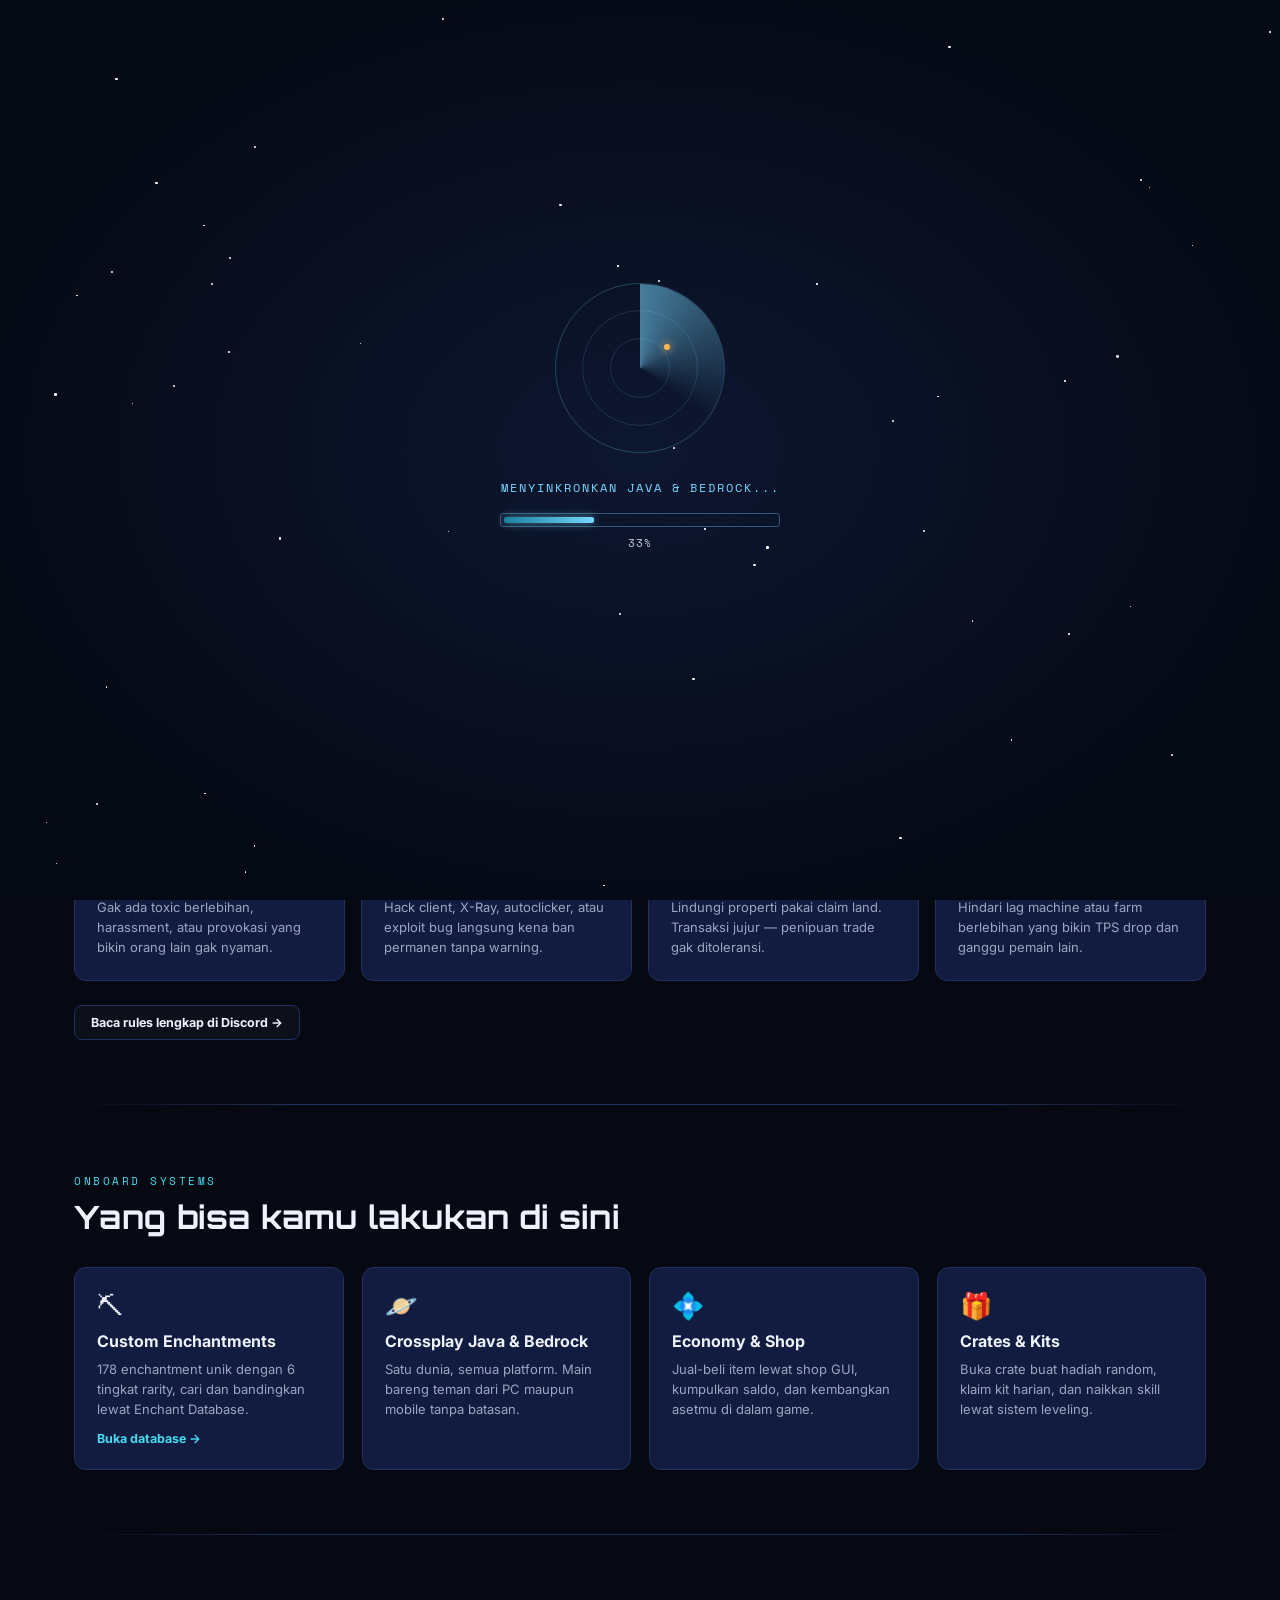
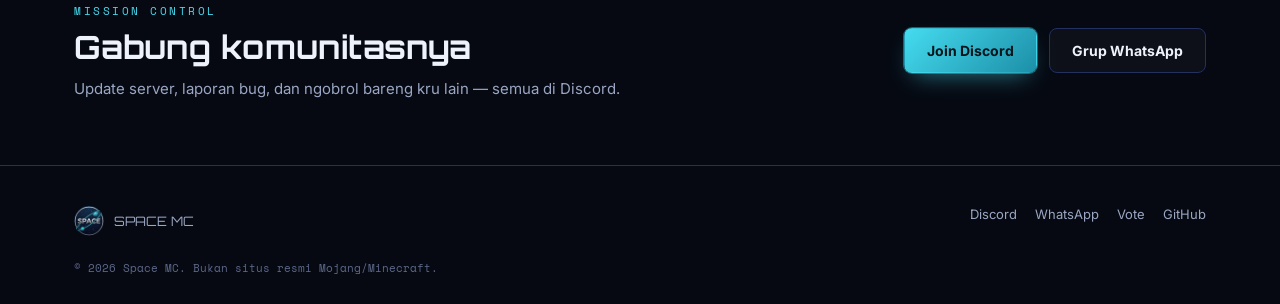
<file: index.html>
<!DOCTYPE html>
<html lang="id">
<head>
<meta charset="UTF-8">
<meta name="viewport" content="width=device-width, initial-scale=1.0">
<title>Space MC — Survival Java &amp; Bedrock Crossplay</title>
<meta name="description" content="Space MC: server Minecraft survival crossplay Java & Bedrock dengan custom enchantment, economy, dan crates.">
<link rel="icon" href="assets/img/logo.png">
<link rel="preconnect" href="https://fonts.googleapis.com">
<link rel="preconnect" href="https://fonts.gstatic.com" crossorigin>
<link href="https://fonts.googleapis.com/css2?family=Orbitron:wght@600;700;900&family=Inter:wght@400;500;600;700&family=Space+Mono:wght@400;700&display=swap" rel="stylesheet">
<link rel="stylesheet" href="assets/css/style.css">
<link rel="stylesheet" href="assets/css/home.css">

<!-- ===== DESCENT LOADER: styles ===== -->
<style>
  #descentLoader{
    position:fixed; inset:0; z-index:9999;
    background:radial-gradient(ellipse at center, #0d1730 0%, #050914 78%);
    display:flex; flex-direction:column; align-items:center; justify-content:center;
    transition:opacity .8s ease, visibility .8s ease;
  }
  #descentLoader.hidden{opacity:0; visibility:hidden; pointer-events:none;}
  #descentLoader .stars{position:absolute; inset:0; overflow:hidden;}
  #descentLoader .star{
    position:absolute; background:#fff; border-radius:50%;
    animation:dl-twinkle 3s ease-in-out infinite;
  }
  @keyframes dl-twinkle{0%,100%{opacity:.15;} 50%{opacity:1;}}

  #descentLoader .radar{
    position:relative; width:170px; height:170px; border-radius:50%;
    border:1px solid rgba(120,214,255,0.25);
    display:flex; align-items:center; justify-content:center;
    margin-bottom:26px;
  }
  #descentLoader .radar::before, #descentLoader .radar::after{
    content:''; position:absolute; border-radius:50%;
    border:1px solid rgba(120,214,255,0.15);
  }
  #descentLoader .radar::before{width:114px; height:114px;}
  #descentLoader .radar::after{width:58px; height:58px;}
  #descentLoader .radar-sweep{
    position:absolute; inset:0; border-radius:50%;
    background:conic-gradient(from 0deg, rgba(120,214,255,0.55), transparent 35%);
    animation:dl-spin 2.4s linear infinite;
  }
  #descentLoader .radar-dot{
    position:absolute; width:6px; height:6px; border-radius:50%;
    top:36%; left:64%;
    background:#ffb454; box-shadow:0 0 8px #ffb454;
    animation:dl-blip 2.4s ease-in-out infinite;
  }
  @keyframes dl-spin{to{transform:rotate(360deg);}}
  @keyframes dl-blip{0%,100%{opacity:0;} 45%,55%{opacity:1;}}

  #descentLoader .hud-text{
    font-family:'Space Mono', monospace;
    font-size:12px; letter-spacing:2px; text-transform:uppercase;
    color:#78d6ff; min-height:18px; margin-bottom:16px; text-align:center; padding:0 20px;
  }
  #descentLoader .progress-wrap{
    width:280px; max-width:70vw;
    border:1px solid rgba(120,214,255,0.35); padding:3px; border-radius:3px;
  }
  #descentLoader .progress-bar{
    height:6px; width:0%; border-radius:2px;
    background:linear-gradient(90deg, #1a7f9e, #78d6ff);
    box-shadow:0 0 10px rgba(120,214,255,0.6);
    transition:width .35s ease;
  }
  #descentLoader .pct{
    font-family:'Space Mono', monospace; font-size:11px; letter-spacing:1px;
    color:#c7cede; margin-top:8px;
  }

  #dlLaunchBtn{
    margin-top:26px;
    font-family:'Orbitron', sans-serif; font-weight:700;
    font-size:14px; letter-spacing:2px; text-transform:uppercase;
    color:#050914; background:linear-gradient(90deg,#78d6ff,#1a7f9e);
    border:none; border-radius:6px; padding:12px 34px;
    cursor:pointer; opacity:0; transform:translateY(8px);
    transition:opacity .5s ease, transform .5s ease, box-shadow .2s ease;
    box-shadow:0 0 18px rgba(120,214,255,0.5);
  }
  #dlLaunchBtn.show{opacity:1; transform:translateY(0);}
  #dlLaunchBtn:hover{box-shadow:0 0 26px rgba(120,214,255,0.85);}
  #dlLaunchBtn:active{transform:translateY(1px) scale(.98);}
</style>
</head>
<body>

<!-- ===== DESCENT LOADER: markup ===== -->
<div id="descentLoader">
  <div class="stars" id="dlStars"></div>
  <div class="radar">
    <div class="radar-sweep"></div>
    <div class="radar-dot"></div>
  </div>
  <div class="hud-text" id="dlHud">Menghubungkan ke jaringan Bumi...</div>
  <div class="progress-wrap"><div class="progress-bar" id="dlBar"></div></div>
  <div class="pct" id="dlPct">0%</div>
  <button id="dlLaunchBtn" type="button">🚀 Luncurkan</button>
  <audio id="dlLaunchAudio" src="assets/audio/launch-voice.mp3" preload="auto"></audio>
</div>

<nav class="site-nav">
<div class="nav-inner">
<a href="index.html" class="brand">
<img src="assets/img/logo.png" alt="Space MC logo">
<span>SPACE MC<span class="sub">Java &amp; Bedrock</span></span>
</a>
<button class="nav-toggle" aria-label="Buka menu">☰</button>
<div class="nav-links">
<a href="index.html" class="active">Welcome</a>
<a href="donasi.html">Rank</a>
<a href="staff.html">Staff</a>
<a href="enchant-db.html">Enchant DB</a>
</div>
</div>
</nav>

<header class="hero">
<div class="orbit hero-orbit" aria-hidden="true">
<svg viewBox="0 0 600 600">
<ellipse class="ring" cx="300" cy="300" rx="280" ry="110" transform="rotate(-18 300 300)"/>
<g class="travel" style="animation-duration:22s;">
<circle class="planet" cx="580" cy="300" r="7" transform="rotate(-18 300 300)"/>
</g>
<ellipse class="ring" cx="300" cy="300" rx="190" ry="190" opacity="0.3"/>
</svg>
</div>
<div class="wrap hero-inner">
<span class="eyebrow">// Transmisi masuk — untuk Anda, Captain</span>
<h1 class="hero-title">SPACE MC</h1>
<p class="hero-lede"><strong>Captain, kru-mu sudah standby menunggu perintah.</strong> Turunkan mereka ke Bumi — main dari PC atau HP, semua mendarat di dunia yang sama untuk membangun markas dan menguasai ekonominya.</p>
<div class="ip-card">
<div class="ip-row">
<span class="ip-label">connect</span>
<code id="ipValue">play.spacemc.my.id:22118</code>
<button class="btn btn-primary btn-sm" onclick="copyIP(this,'play.spacemc.my.id:22118')">Copy IP</button>
</div>
<p class="ip-note">Java &amp; Bedrock (Geyser) memakai address yang sama.</p>
</div>
<div class="hero-cta">
<span class="status-pill"><span class="dot"></span> Server online</span>
<a class="btn btn-ghost btn-sm" href="https://discord.gg/23epMqcHqx" target="_blank" rel="noopener">Join Discord</a>
<a class="btn btn-ghost btn-sm" href="https://minecraft-mp.com/server-s358769" target="_blank" rel="noopener">Vote Server</a>
</div>
</div>
</header>

<main>
<section class="section rules-section">
<div class="wrap">
<span class="eyebrow">Mission briefing</span>
<h2 class="section-title">Peraturan singkat</h2>
<p class="section-lede">Ringkas, biar dunia ini tetap nyaman buat semua kru. Versi lengkap ada di Discord.</p>
<div class="rule-grid">
<article class="card rule-card">
<h3>Hormati sesama pemain</h3>
<p>Gak ada toxic berlebihan, harassment, atau provokasi yang bikin orang lain gak nyaman.</p>
</article>
<article class="card rule-card">
<h3>Dilarang cheat &amp; X-Ray</h3>
<p>Hack client, X-Ray, autoclicker, atau exploit bug langsung kena ban permanen tanpa warning.</p>
</article>
<article class="card rule-card">
<h3>Dilarang griefing &amp; scam</h3>
<p>Lindungi properti pakai claim land. Transaksi jujur — penipuan trade gak ditoleransi.</p>
</article>
<article class="card rule-card">
<h3>Jaga performa server</h3>
<p>Hindari lag machine atau farm berlebihan yang bikin TPS drop dan ganggu pemain lain.</p>
</article>
</div>
<a class="btn btn-ghost btn-sm" href="https://discord.gg/23epMqcHqx" target="_blank" rel="noopener">Baca rules lengkap di Discord →</a>
</div>
</section>

<div class="wrap"><div class="divider"></div></div>

<section class="section features-section">
<div class="wrap">
<span class="eyebrow">Onboard systems</span>
<h2 class="section-title">Yang bisa kamu lakukan di sini</h2>
<div class="feature-grid">
<article class="card feature-card">
<div class="feature-icon">⛏</div>
<h3>Custom Enchantments</h3>
<p>178 enchantment unik dengan 6 tingkat rarity, cari dan bandingkan lewat Enchant Database.</p>
<a class="feature-link" href="enchant-db.html">Buka database →</a>
</article>
<article class="card feature-card">
<div class="feature-icon">🪐</div>
<h3>Crossplay Java &amp; Bedrock</h3>
<p>Satu dunia, semua platform. Main bareng teman dari PC maupun mobile tanpa batasan.</p>
</article>
<article class="card feature-card">
<div class="feature-icon">💠</div>
<h3>Economy &amp; Shop</h3>
<p>Jual-beli item lewat shop GUI, kumpulkan saldo, dan kembangkan asetmu di dalam game.</p>
</article>
<article class="card feature-card">
<div class="feature-icon">🎁</div>
<h3>Crates &amp; Kits</h3>
<p>Buka crate buat hadiah random, klaim kit harian, dan naikkan skill lewat sistem leveling.</p>
</article>
</div>
</div>
</section>

<div class="wrap"><div class="divider"></div></div>

<section class="section cta-section">
<div class="wrap cta-inner">
<div>
<span class="eyebrow">Mission control</span>
<h2 class="section-title">Gabung komunitasnya</h2>
<p class="section-lede">Update server, laporan bug, dan ngobrol bareng kru lain — semua di Discord.</p>
</div>
<div class="cta-buttons">
<a class="btn btn-primary" href="https://discord.gg/23epMqcHqx" target="_blank" rel="noopener">Join Discord</a>
<a class="btn btn-ghost" href="https://chat.whatsapp.com/CecKMMdvOZg2Ee9H4FGr5N" target="_blank" rel="noopener">Grup WhatsApp</a>
</div>
</div>
</section>
</main>

<footer class="site-footer">
<div class="wrap">
<div class="footer-inner">
<div class="footer-brand">
<img src="assets/img/logo.png" alt="Space MC logo">
<span>SPACE MC</span>
</div>
<div class="footer-links">
<a href="https://discord.gg/23epMqcHqx" target="_blank" rel="noopener">Discord</a>
<a href="https://chat.whatsapp.com/CecKMMdvOZg2Ee9H4FGr5N" target="_blank" rel="noopener">WhatsApp</a>
<a href="https://minecraft-mp.com/server-s358769" target="_blank" rel="noopener">Vote</a>
<a href="https://github.com/xilimrealmc" target="_blank" rel="noopener">GitHub</a>
</div>
</div>
<p class="footer-bottom">© 2026 Space MC. Bukan situs resmi Mojang/Minecraft.</p>
</div>
</footer>

<script src="assets/js/main.js"></script>

<!-- ===== DESCENT LOADER: script ===== -->
<script>
(function(){
  var field = document.getElementById('dlStars');
  for(var i=0;i<50;i++){
    var s = document.createElement('div');
    s.className='star';
    var size = Math.random()*2+1;
    s.style.width = s.style.height = size+'px';
    s.style.top = Math.random()*100+'%';
    s.style.left = Math.random()*100+'%';
    s.style.animationDelay = Math.random()*3+'s';
    field.appendChild(s);
  }

  var lines = [
    'Menghubungkan ke jaringan Bumi...',
    'Menyinkronkan Java & Bedrock...',
    'Memuat sektor ekonomi & enchantment...',
    'Mengunci koordinat pendaratan...',
    'Sekuens pendaratan dimulai...',
    'Selamat datang, kru.'
  ];
  var hud = document.getElementById('dlHud');
  var bar = document.getElementById('dlBar');
  var pct = document.getElementById('dlPct');
  var launchBtn = document.getElementById('dlLaunchBtn');
  var launchAudio = document.getElementById('dlLaunchAudio');
  var loader = document.getElementById('descentLoader');
  var totalDuration = 6000; // total loading time in ms — ubah di sini kalau mau lebih cepat/lambat
  var stepDuration = totalDuration / lines.length;
  var i = 0;

  function nextLine(){
    hud.textContent = lines[i];
    var progress = Math.round(((i+1)/lines.length)*100);
    bar.style.width = progress+'%';
    pct.textContent = progress+'%';
    i++;
    if(i < lines.length){
      setTimeout(nextLine, stepDuration);
    } else {
      setTimeout(function(){
        launchBtn.classList.add('show');
      }, 400);
    }
  }
  nextLine();

  var launched = false;
  launchBtn.addEventListener('click', function(){
    if(launched) return;
    launched = true;
    launchBtn.disabled = true;

    // Audio jalan di background, gak perlu ditunggu — langsung masuk ke web.
    if(launchAudio){
      launchAudio.currentTime = 0;
      launchAudio.play().catch(function(){});
    }
    loader.classList.add('hidden');
  });
})();
</script>

</body>
</html>
</file>
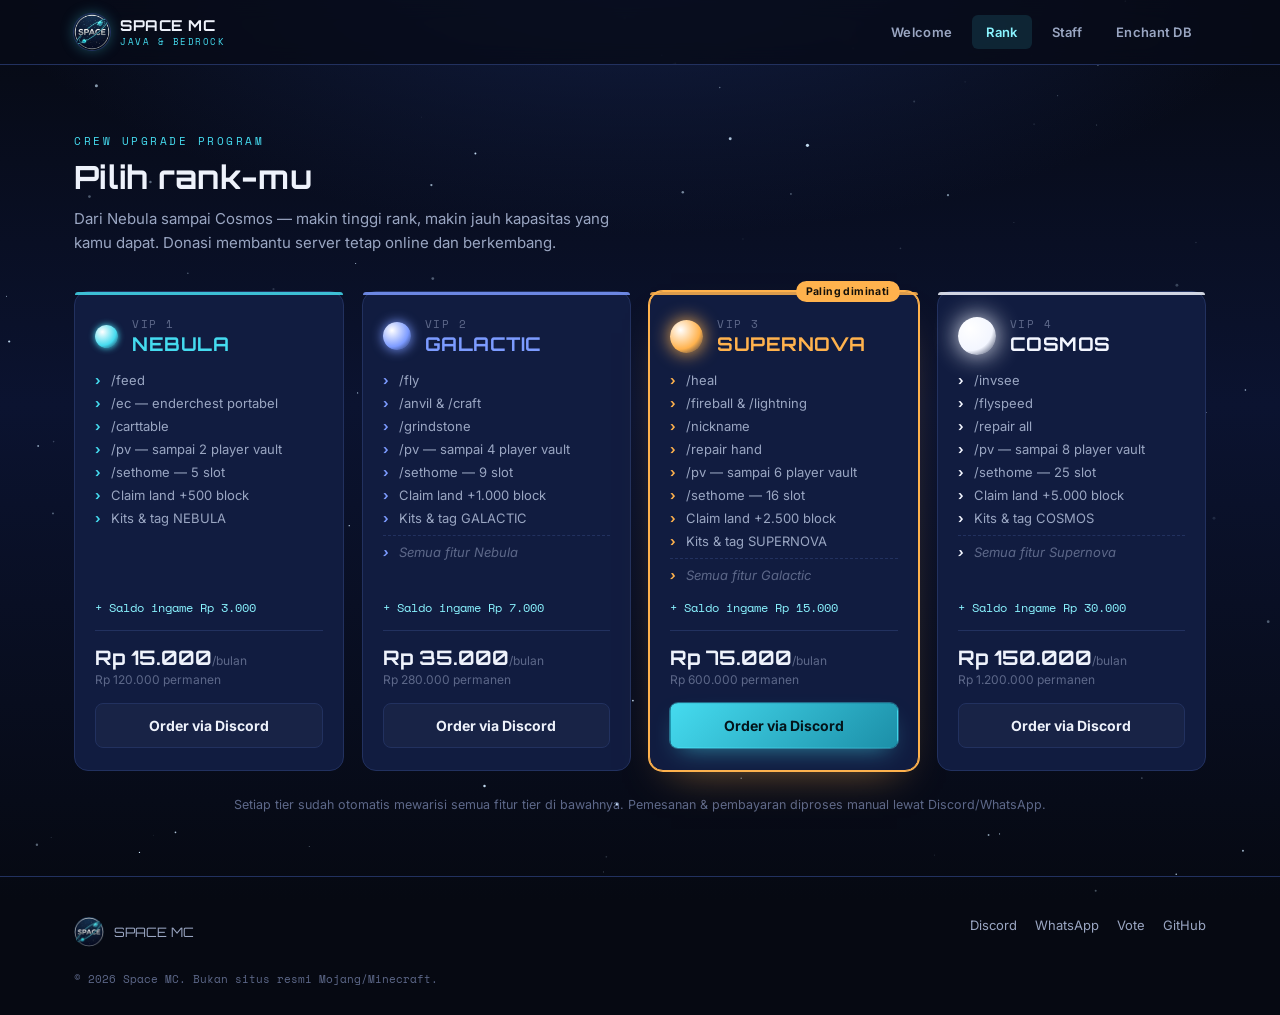
<file: donasi.html>
<!DOCTYPE html>
<html lang="id">
<head>
<meta charset="UTF-8">
<meta name="viewport" content="width=device-width, initial-scale=1.0">
<title>Donasi &amp; Rank — Space MC</title>
<meta name="description" content="Pilih rank donasi Space MC: Nebula, Galactic, Supernova, dan Cosmos. Dapatkan fitur eksklusif dan dukung server.">
<link rel="icon" href="assets/img/logo.png">
<link rel="preconnect" href="https://fonts.googleapis.com">
<link rel="preconnect" href="https://fonts.gstatic.com" crossorigin>
<link href="https://fonts.googleapis.com/css2?family=Orbitron:wght@600;700;900&family=Inter:wght@400;500;600;700&family=Space+Mono:wght@400;700&display=swap" rel="stylesheet">
<link rel="stylesheet" href="assets/css/style.css">
<link rel="stylesheet" href="assets/css/donasi.css">
</head>
<body>

<nav class="site-nav">
  <div class="nav-inner">
    <a href="index.html" class="brand">
      <img src="assets/img/logo.png" alt="Space MC logo">
      <span>SPACE MC<span class="sub">Java &amp; Bedrock</span></span>
    </a>
    <button class="nav-toggle" aria-label="Buka menu">☰</button>
    <div class="nav-links">
      <a href="index.html">Welcome</a>
      <a href="donasi.html" class="active">Rank</a>
      <a href="staff.html">Staff</a>
      <a href="enchant-db.html">Enchant DB</a>
    </div>
  </div>
</nav>

<header class="page-hero">
  <div class="wrap">
    <span class="eyebrow">Crew upgrade program</span>
    <h1 class="section-title">Pilih rank-mu</h1>
    <p class="section-lede">Dari Nebula sampai Cosmos — makin tinggi rank, makin jauh kapasitas yang kamu dapat. Donasi membantu server tetap online dan berkembang.</p>
  </div>
</header>

<main>
  <section class="section tier-section">
    <div class="wrap">
      <div class="tier-grid">

        <article class="tier-card" style="--tier-color:#45dbef;--tier-glow:rgba(69,219,239,.45);">
          <div class="tier-head">
            <span class="tier-planet" style="--n:1;"></span>
            <div>
              <span class="tier-eyebrow">VIP 1</span>
              <h2 class="tier-name">NEBULA</h2>
            </div>
          </div>
          <ul class="tier-features">
            <li>/feed</li>
            <li>/ec — enderchest portabel</li>
            <li>/carttable</li>
            <li>/pv — sampai 2 player vault</li>
            <li>/sethome — 5 slot</li>
            <li>Claim land +500 block</li>
            <li>Kits &amp; tag NEBULA</li>
          </ul>
          <p class="tier-balance">+ Saldo ingame Rp 3.000</p>
          <div class="tier-price">
            <span class="price-month">Rp 15.000<small>/bulan</small></span>
            <span class="price-perm">Rp 120.000 permanen</span>
          </div>
          <a class="btn btn-ghost tier-cta" href="https://discord.gg/23epMqcHqx" target="_blank" rel="noopener">Order via Discord</a>
        </article>

        <article class="tier-card" style="--tier-color:#7c9bff;--tier-glow:rgba(124,155,255,.45);">
          <div class="tier-head">
            <span class="tier-planet" style="--n:2;"></span>
            <div>
              <span class="tier-eyebrow">VIP 2</span>
              <h2 class="tier-name">GALACTIC</h2>
            </div>
          </div>
          <ul class="tier-features">
            <li>/fly</li>
            <li>/anvil &amp; /craft</li>
            <li>/grindstone</li>
            <li>/pv — sampai 4 player vault</li>
            <li>/sethome — 9 slot</li>
            <li>Claim land +1.000 block</li>
            <li>Kits &amp; tag GALACTIC</li>
            <li class="tier-inherit">Semua fitur Nebula</li>
          </ul>
          <p class="tier-balance">+ Saldo ingame Rp 7.000</p>
          <div class="tier-price">
            <span class="price-month">Rp 35.000<small>/bulan</small></span>
            <span class="price-perm">Rp 280.000 permanen</span>
          </div>
          <a class="btn btn-ghost tier-cta" href="https://discord.gg/23epMqcHqx" target="_blank" rel="noopener">Order via Discord</a>
        </article>

        <article class="tier-card is-popular" style="--tier-color:#ffb24d;--tier-glow:rgba(255,178,77,.5);">
          <span class="popular-badge">Paling diminati</span>
          <div class="tier-head">
            <span class="tier-planet" style="--n:3;"></span>
            <div>
              <span class="tier-eyebrow">VIP 3</span>
              <h2 class="tier-name">SUPERNOVA</h2>
            </div>
          </div>
          <ul class="tier-features">
            <li>/heal</li>
            <li>/fireball &amp; /lightning</li>
            <li>/nickname</li>
            <li>/repair hand</li>
            <li>/pv — sampai 6 player vault</li>
            <li>/sethome — 16 slot</li>
            <li>Claim land +2.500 block</li>
            <li>Kits &amp; tag SUPERNOVA</li>
            <li class="tier-inherit">Semua fitur Galactic</li>
          </ul>
          <p class="tier-balance">+ Saldo ingame Rp 15.000</p>
          <div class="tier-price">
            <span class="price-month">Rp 75.000<small>/bulan</small></span>
            <span class="price-perm">Rp 600.000 permanen</span>
          </div>
          <a class="btn btn-primary tier-cta" href="https://discord.gg/23epMqcHqx" target="_blank" rel="noopener">Order via Discord</a>
        </article>

        <article class="tier-card" style="--tier-color:#f3f6ff;--tier-glow:rgba(243,246,255,.5);">
          <div class="tier-head">
            <span class="tier-planet" style="--n:4;"></span>
            <div>
              <span class="tier-eyebrow">VIP 4</span>
              <h2 class="tier-name">COSMOS</h2>
            </div>
          </div>
          <ul class="tier-features">
            <li>/invsee</li>
            <li>/flyspeed</li>
            <li>/repair all</li>
            <li>/pv — sampai 8 player vault</li>
            <li>/sethome — 25 slot</li>
            <li>Claim land +5.000 block</li>
            <li>Kits &amp; tag COSMOS</li>
            <li class="tier-inherit">Semua fitur Supernova</li>
          </ul>
          <p class="tier-balance">+ Saldo ingame Rp 30.000</p>
          <div class="tier-price">
            <span class="price-month">Rp 150.000<small>/bulan</small></span>
            <span class="price-perm">Rp 1.200.000 permanen</span>
          </div>
          <a class="btn btn-ghost tier-cta" href="https://discord.gg/23epMqcHqx" target="_blank" rel="noopener">Order via Discord</a>
        </article>

      </div>

      <p class="tier-footnote">Setiap tier sudah otomatis mewarisi semua fitur tier di bawahnya. Pemesanan &amp; pembayaran diproses manual lewat Discord/WhatsApp.</p>
    </div>
  </section>
</main>

<footer class="site-footer">
  <div class="wrap">
    <div class="footer-inner">
      <div class="footer-brand">
        <img src="assets/img/logo.png" alt="Space MC logo">
        <span>SPACE MC</span>
      </div>
      <div class="footer-links">
        <a href="https://discord.gg/23epMqcHqx" target="_blank" rel="noopener">Discord</a>
        <a href="https://chat.whatsapp.com/CecKMMdvOZg2Ee9H4FGr5N" target="_blank" rel="noopener">WhatsApp</a>
        <a href="https://minecraft-mp.com/server-s358769" target="_blank" rel="noopener">Vote</a>
        <a href="https://github.com/xilimrealmc" target="_blank" rel="noopener">GitHub</a>
      </div>
    </div>
    <p class="footer-bottom">© 2026 Space MC. Bukan situs resmi Mojang/Minecraft.</p>
  </div>
</footer>

<script src="assets/js/main.js"></script>
</body>
</html>
</file>
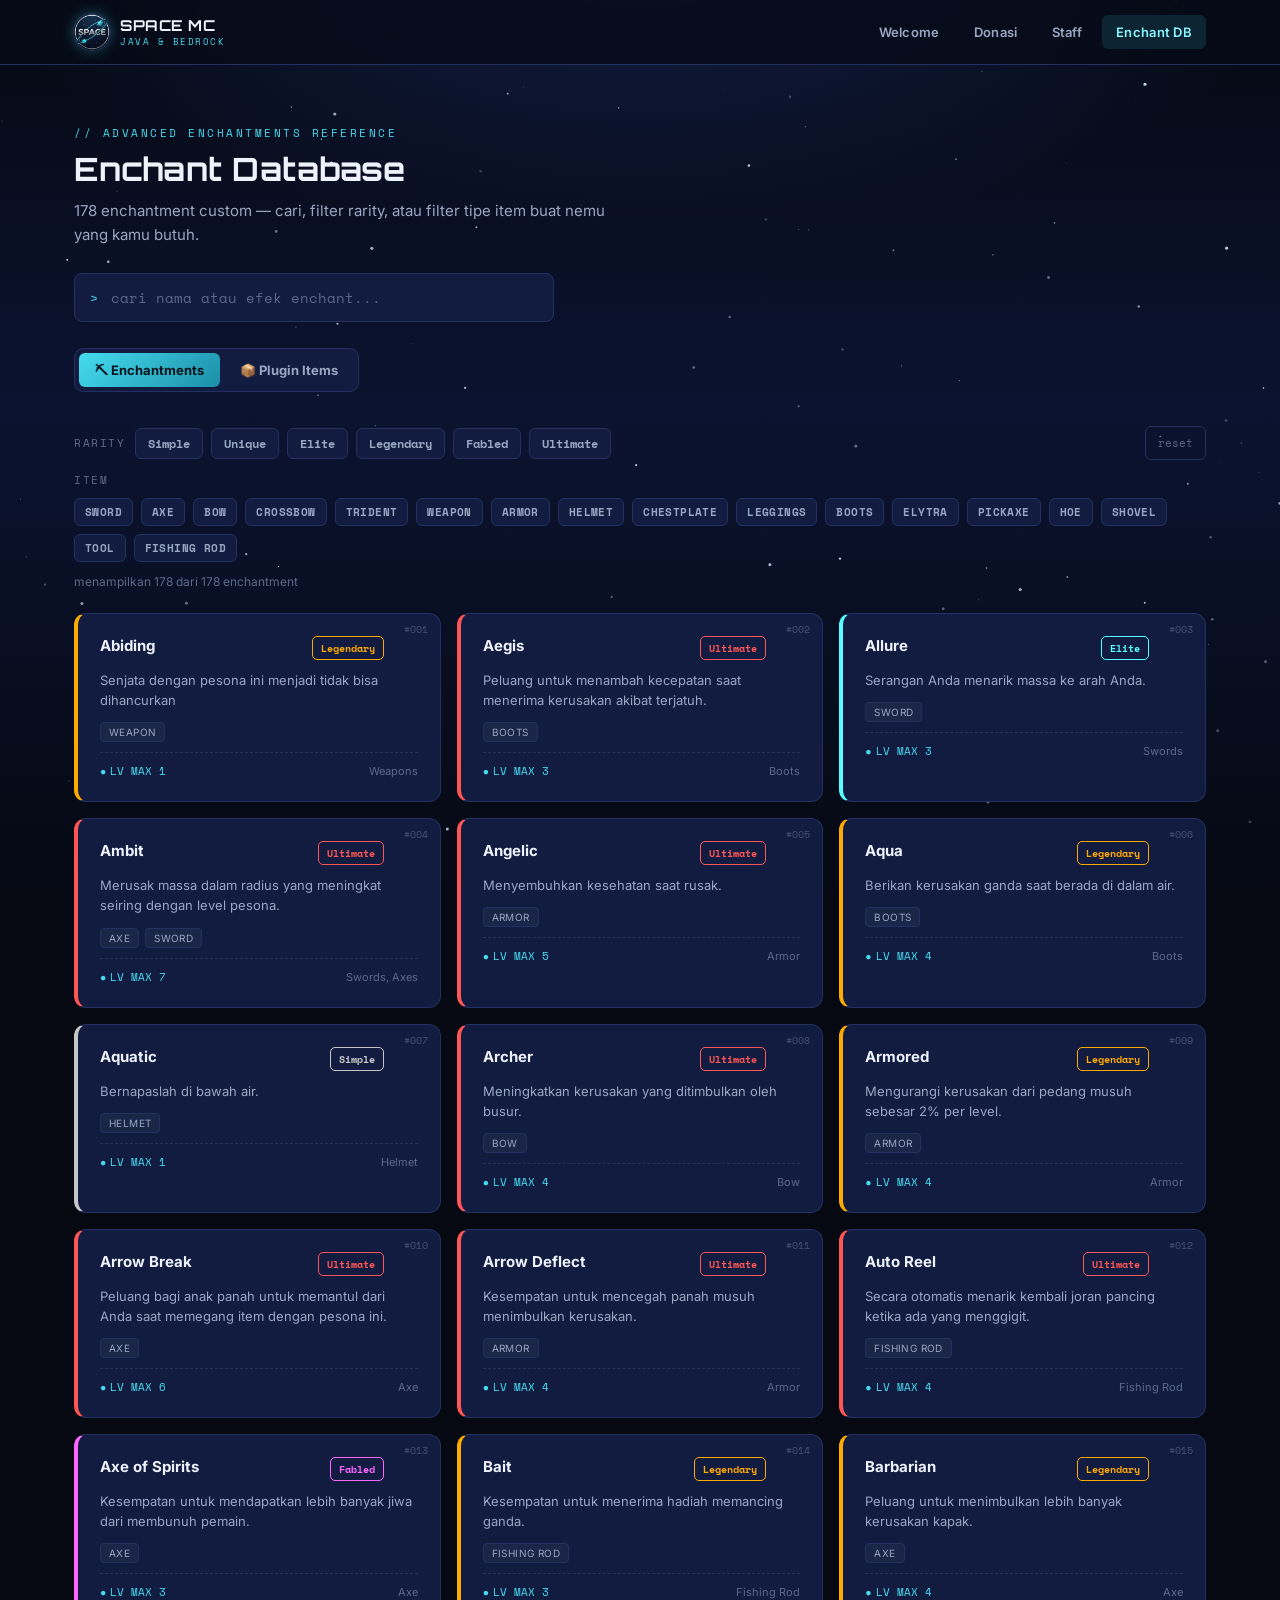
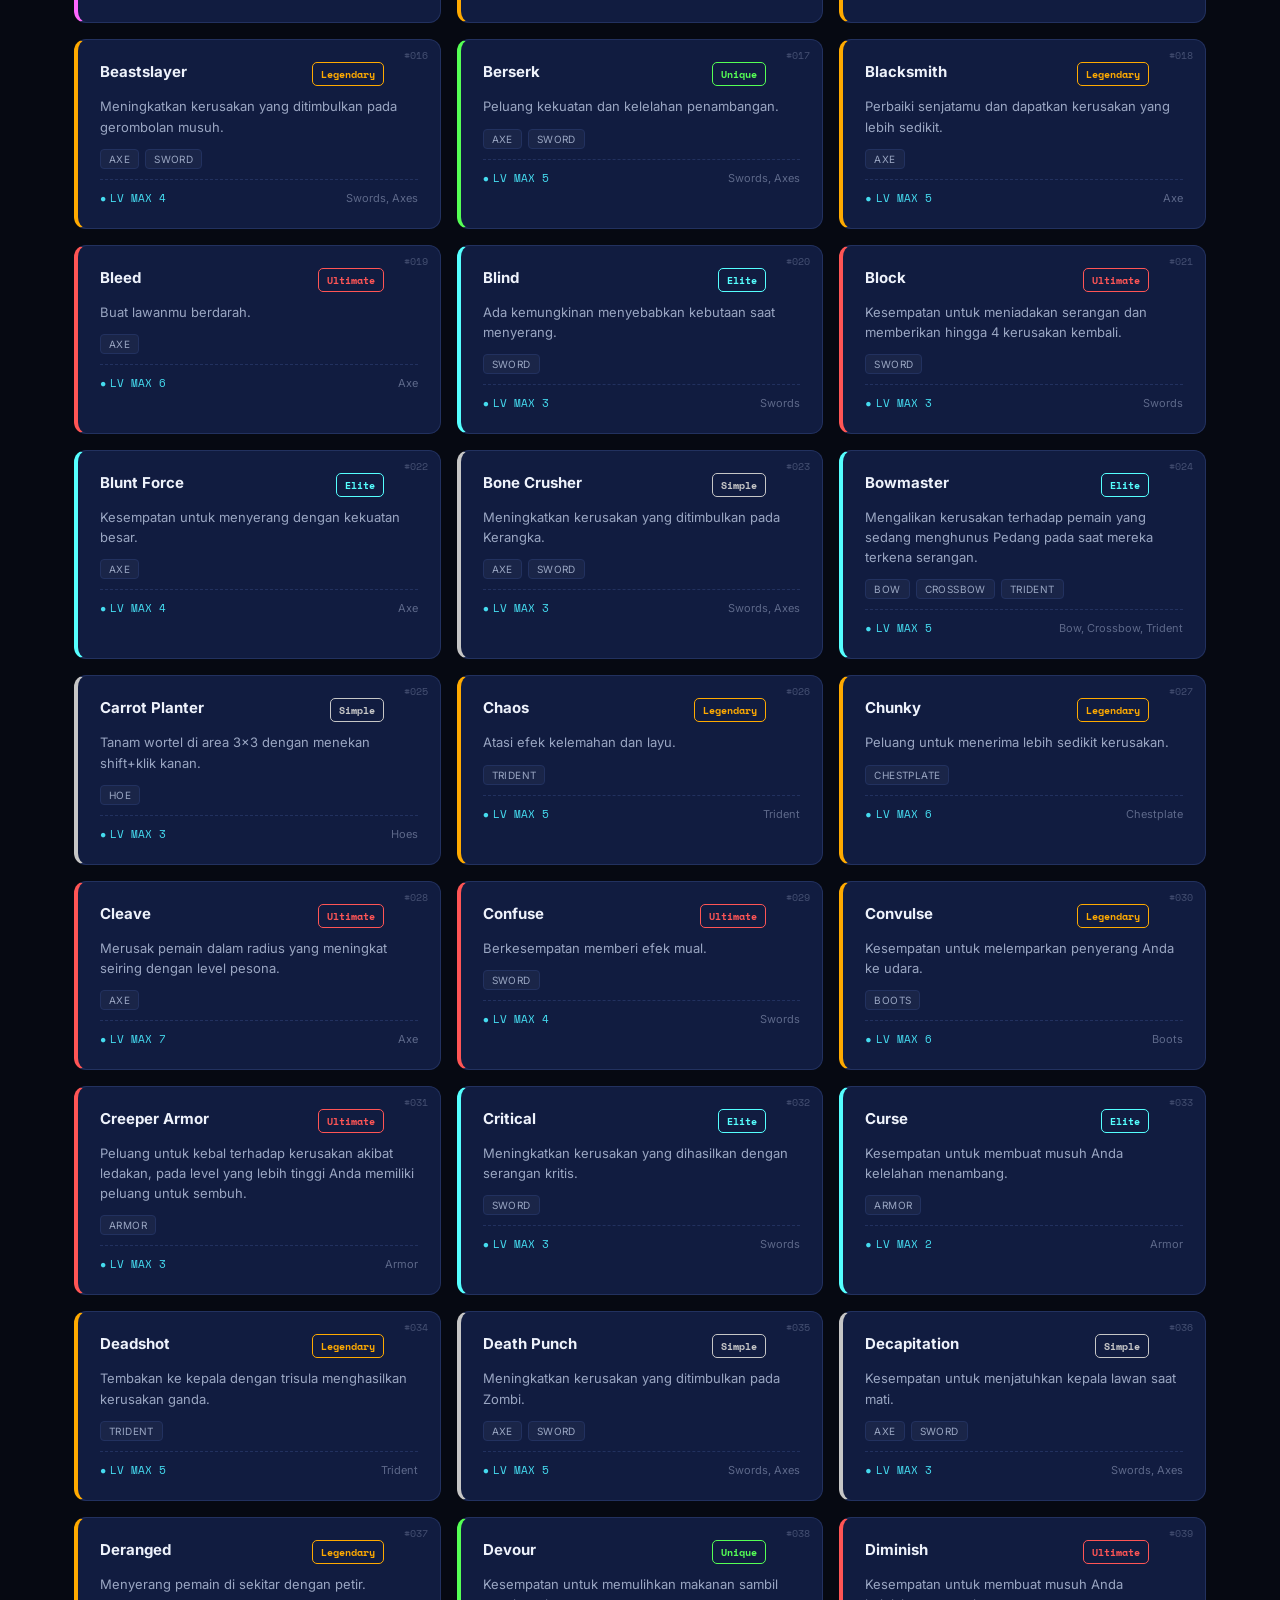
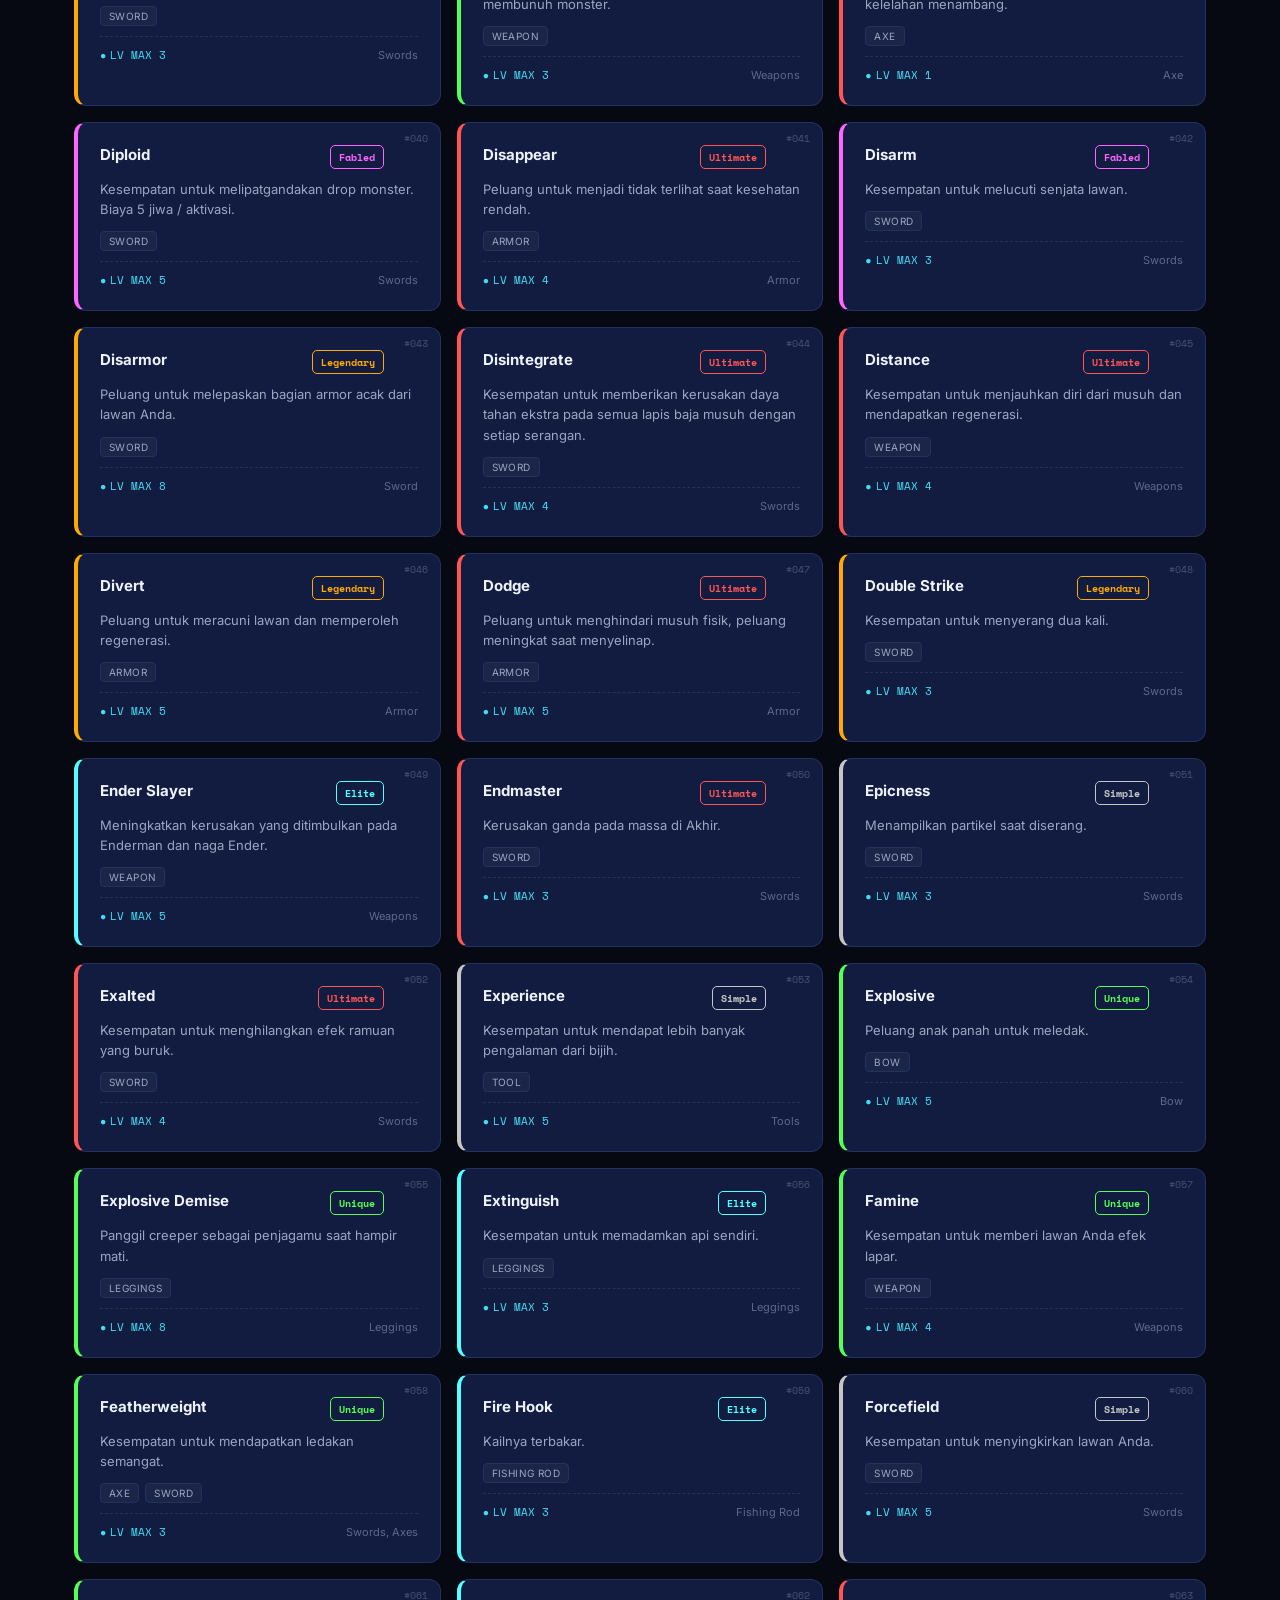
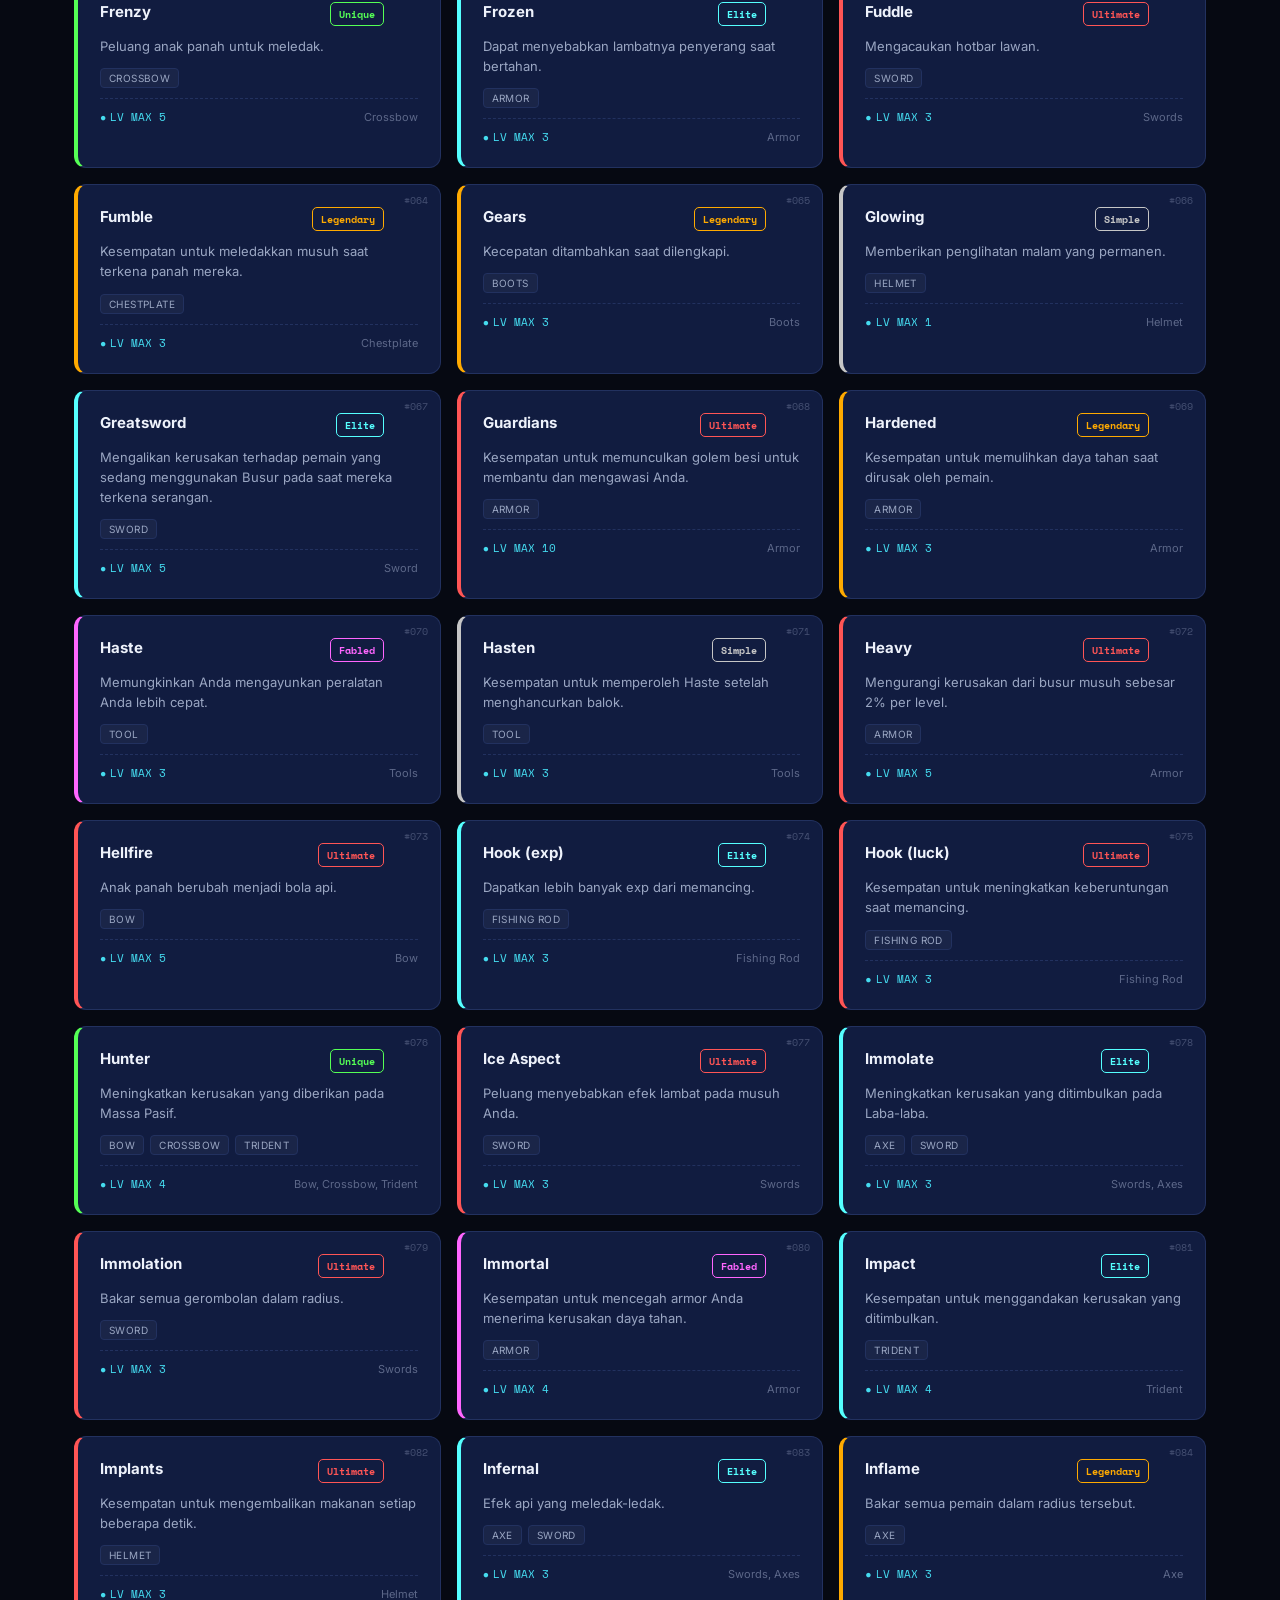
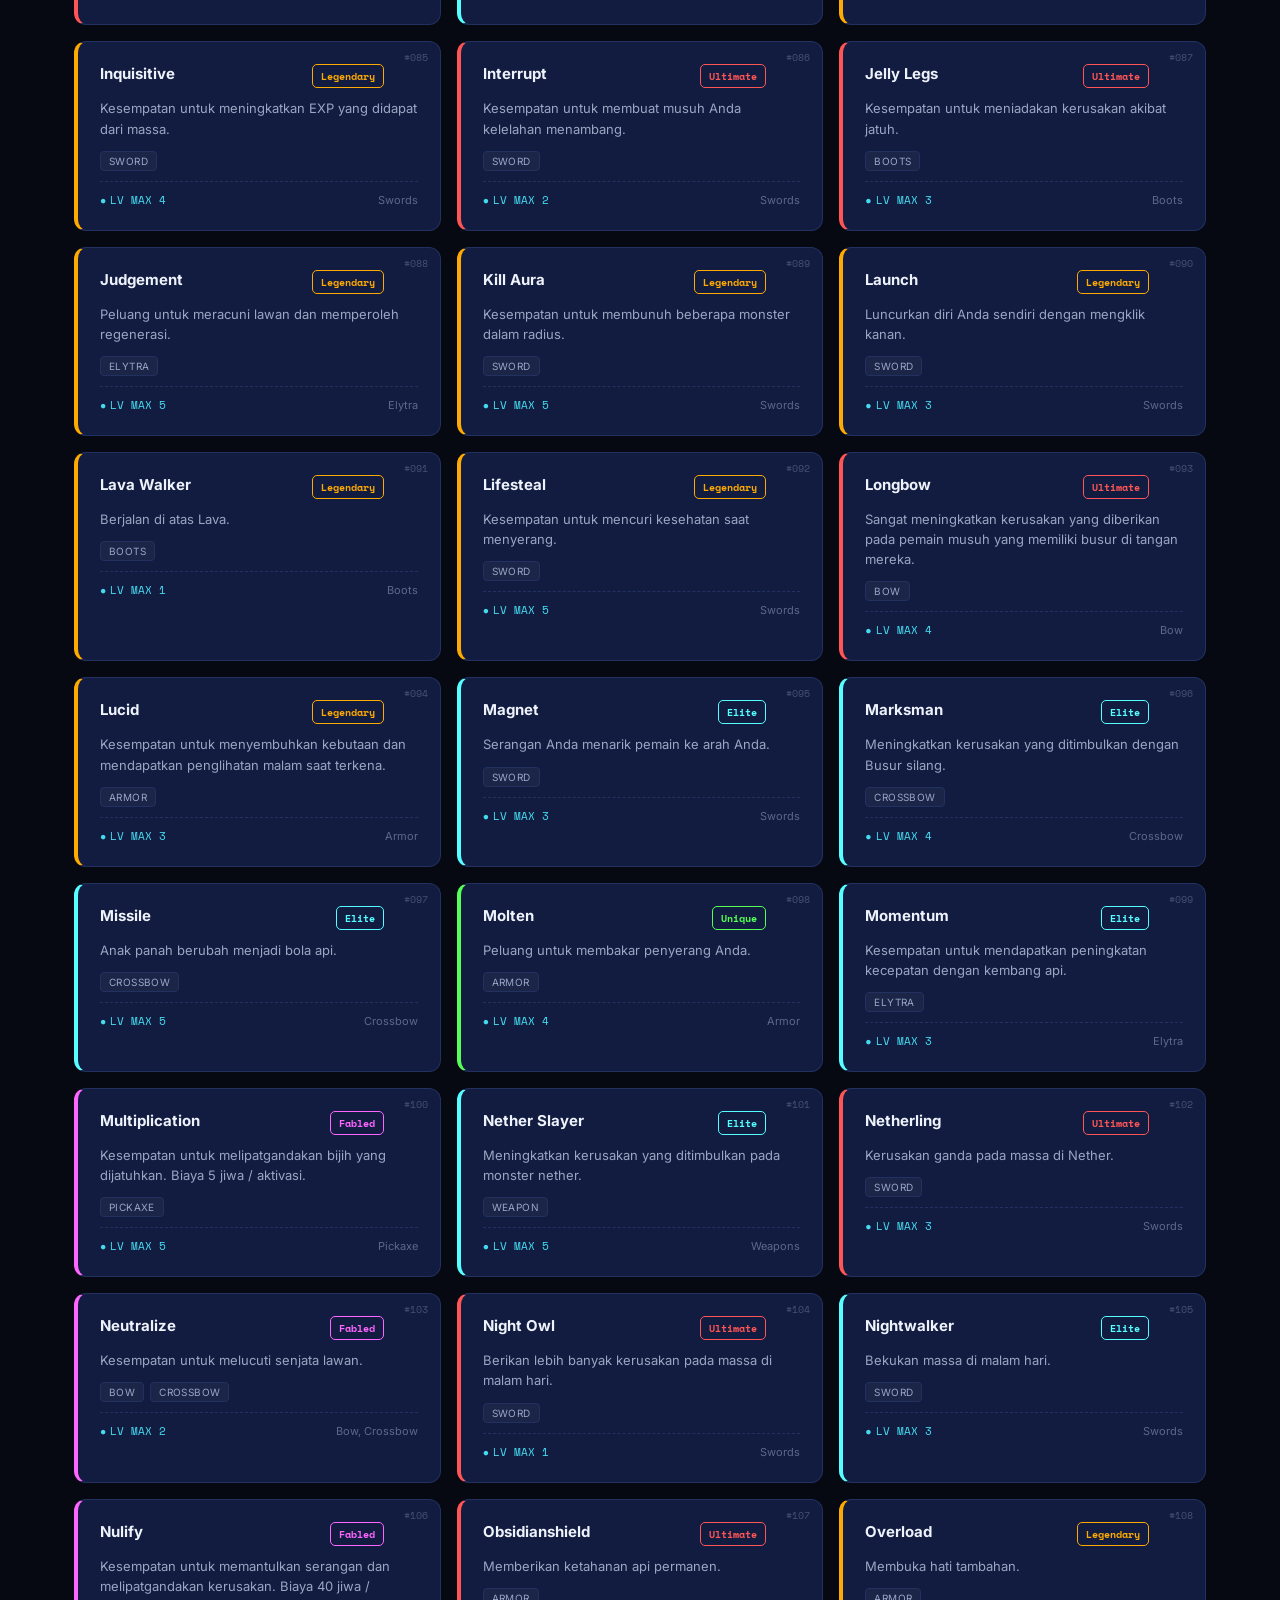
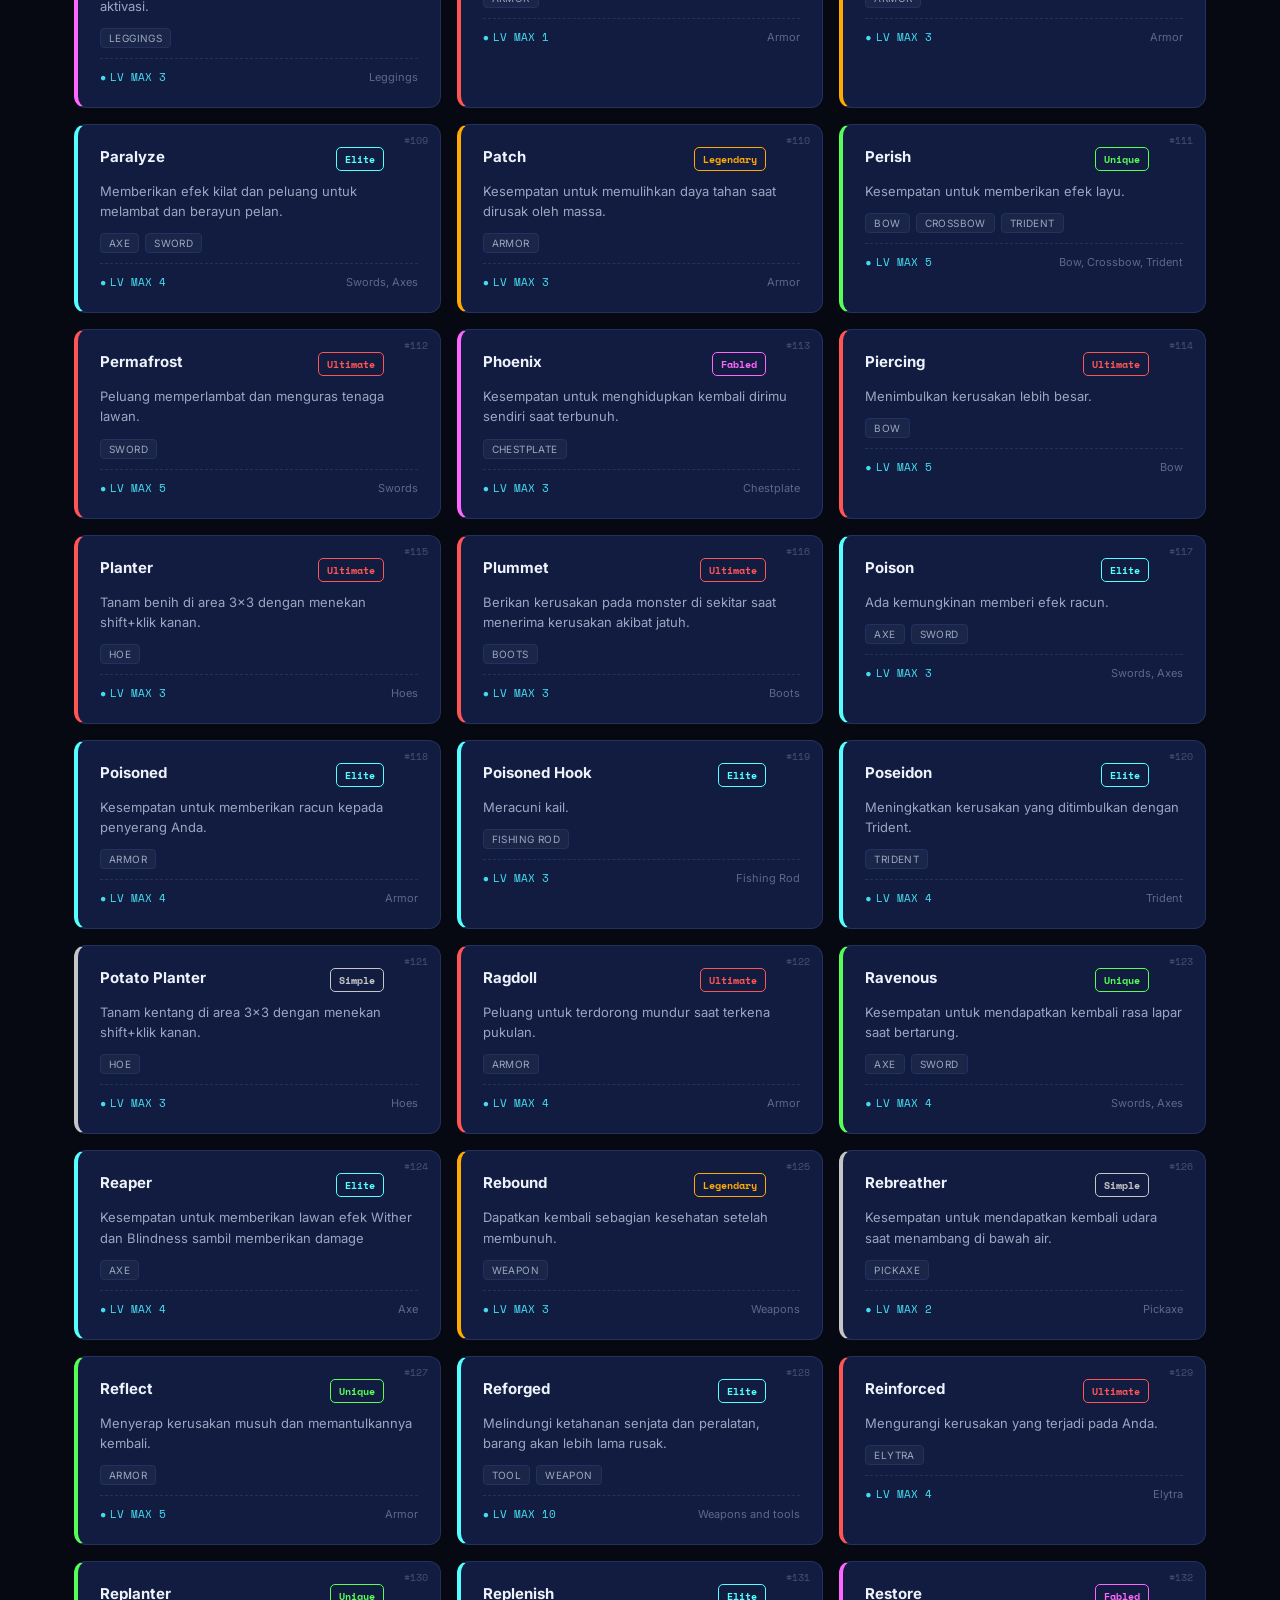
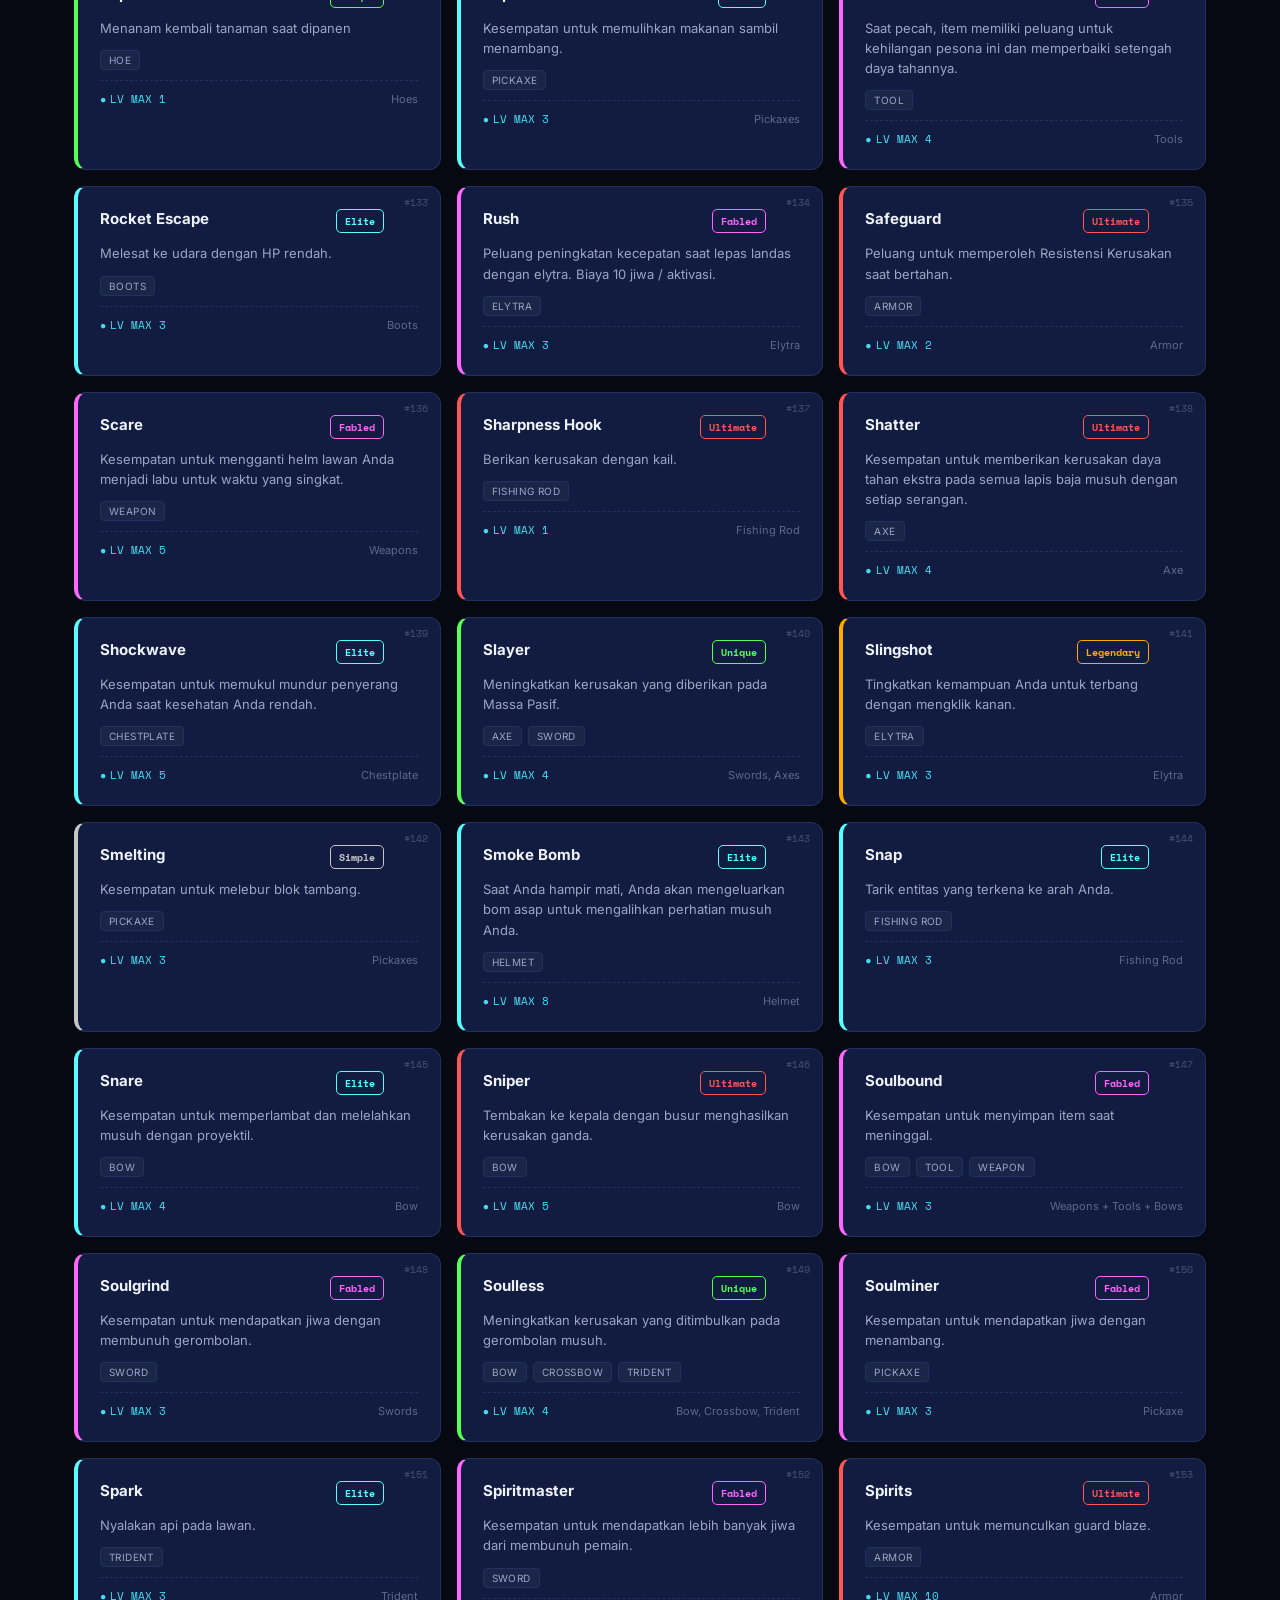
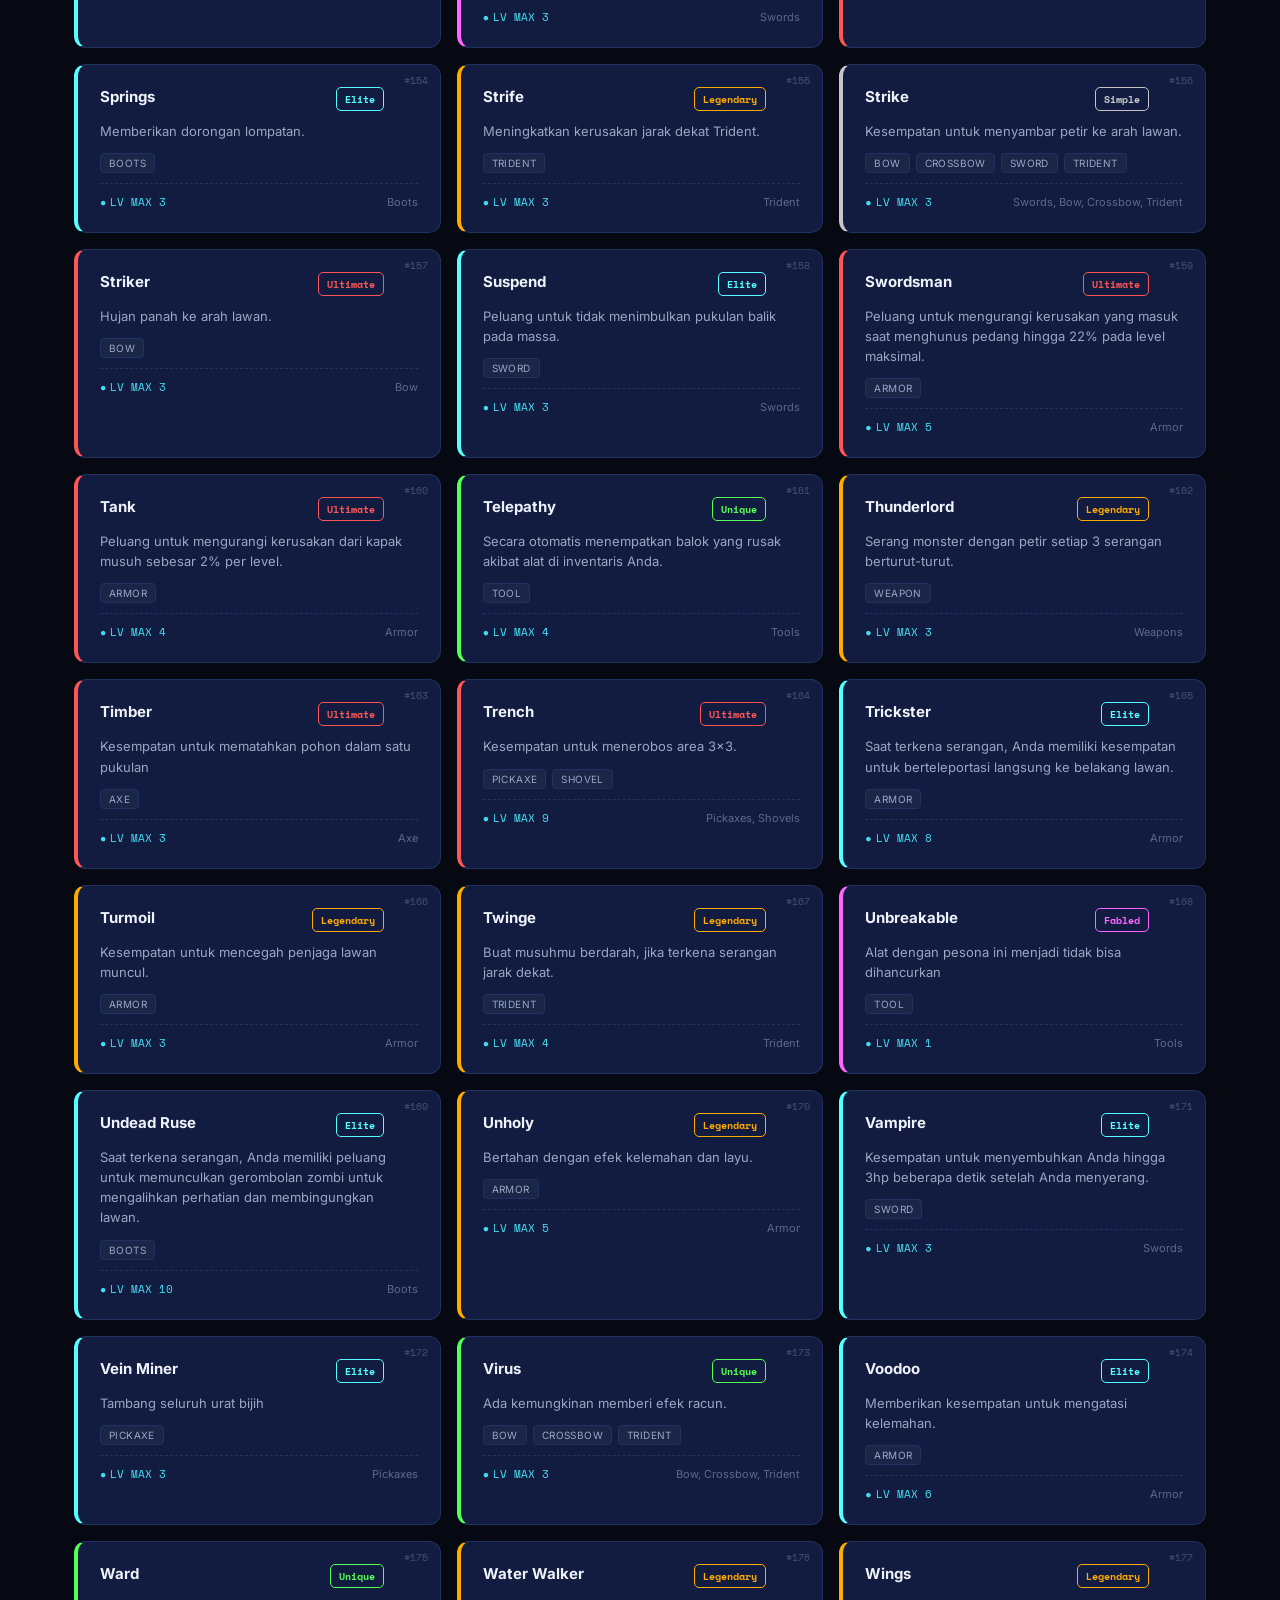
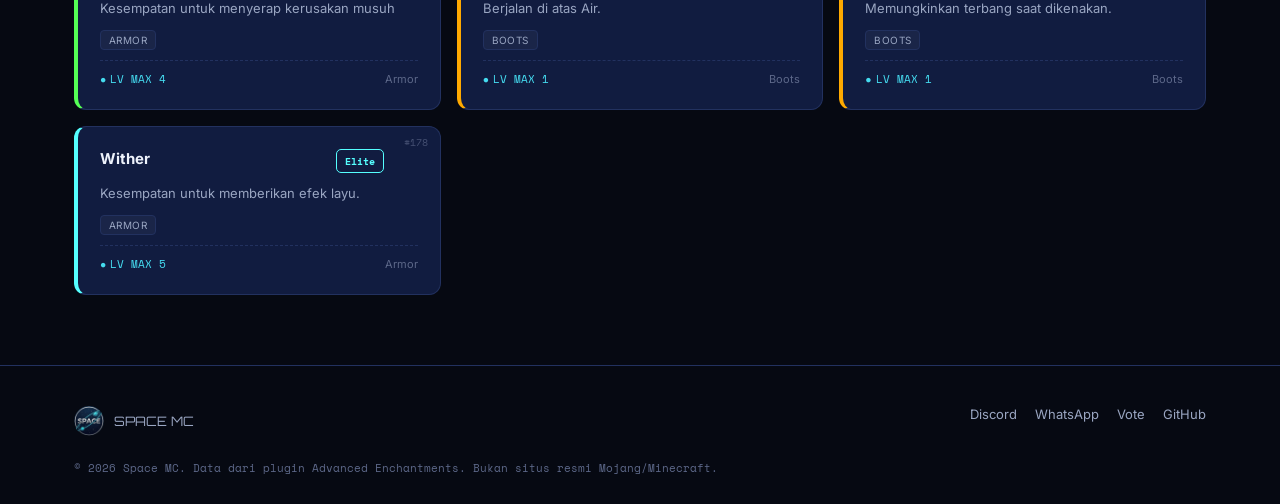
<file: enchant-db.html>
<!DOCTYPE html>
<html lang="id">
<head>
<meta charset="UTF-8">
<meta name="viewport" content="width=device-width, initial-scale=1.0">
<title>Enchant Database — Space MC</title>
<meta name="description" content="Database lengkap Advanced Enchantments: deskripsi, rarity, item, dan max level.">
<link rel="icon" href="assets/img/logo.png">
<link rel="preconnect" href="https://fonts.googleapis.com">
<link rel="preconnect" href="https://fonts.gstatic.com" crossorigin>
<link href="https://fonts.googleapis.com/css2?family=Orbitron:wght@600;700;900&family=Inter:wght@400;500;600;700&family=Space+Mono:wght@400;700&display=swap" rel="stylesheet">
<link rel="stylesheet" href="assets/css/style.css">
<link rel="stylesheet" href="assets/css/enchant-db.css">
</head>
<body>

<nav class="site-nav">
  <div class="nav-inner">
    <a href="index.html" class="brand">
      <img src="assets/img/logo.png" alt="Space MC logo">
      <span>SPACE MC<span class="sub">Java &amp; Bedrock</span></span>
    </a>
    <button class="nav-toggle" aria-label="Buka menu">☰</button>
    <div class="nav-links">
      <a href="index.html">Welcome</a>
      <a href="donasi.html">Donasi</a>
      <a href="staff.html">Staff</a>
      <a href="enchant-db.html" class="active">Enchant DB</a>
    </div>
  </div>
</nav>

<header class="page-hero db-hero">
  <div class="wrap">
    <span class="eyebrow">// advanced enchantments reference</span>
    <h1 class="section-title">Enchant Database</h1>
    <p class="section-lede"><span id="totalCount">178</span> enchantment custom — cari, filter rarity, atau filter tipe item buat nemu yang kamu butuh.</p>

    <div class="search-block">
      <span class="search-glyph">&gt;</span>
      <input type="text" id="searchInput" placeholder="cari nama atau efek enchant..." autocomplete="off">
    </div>

    <div class="view-toggle" role="tablist" aria-label="Pilih tampilan database">
      <button class="view-btn active" id="viewBtnEnchant" role="tab" aria-selected="true">⛏ Enchantments</button>
      <button class="view-btn" id="viewBtnItems" role="tab" aria-selected="false">📦 Plugin Items</button>
    </div>
  </div>
</header>

<main>
  <div id="view-enchant" class="db-view">
    <section class="db-filters">
      <div class="wrap">
        <div class="legend" aria-label="Legenda rarity">
          <span class="legend-label">RARITY</span>
          <div id="rarityChips" class="chip-row"></div>
          <button id="resetFilters" class="reset-btn">reset</button>
        </div>

        <div class="tag-filter" aria-label="Filter tipe item">
          <span class="legend-label">ITEM</span>
          <div id="tagChips" class="chip-row tag-row"></div>
        </div>

        <p id="resultCount" class="result-count"></p>
      </div>
    </section>

    <section class="wrap">
      <div id="cardGrid" class="card-grid" aria-live="polite"></div>
      <p id="emptyState" class="empty-state" hidden>
        ⛏ Gak nemu enchantment yang cocok. Coba kata kunci atau filter lain, bro.
      </p>
    </section>
  </div>

  <div id="view-items" class="db-view" hidden>
    <section class="wrap items-intro">
      <p class="section-lede">Item pendukung dari plugin Advanced Enchantments — dipakai buat ngatur slot, ningkatin success rate, lindungin item, sampai tracker statistik.</p>
    </section>

    <section class="wrap">
      <div class="item-grid">

        <article class="card item-card">
          <img class="item-icon" src="https://i.imgur.com/sEsn5Kv.png" alt="Slot Increaser" loading="lazy">
          <h3>Slot Increaser</h3>
          <p>Menambah jumlah slot enchant yang bisa dipasang di sebuah item. Bisa dibatasi total slot atau jumlah pemakaiannya.</p>
        </article>

        <article class="card item-card">
          <img class="item-icon" src="https://i.thick.at/TouchedMonteIberiaEleuth.png" alt="Enchantment Orbs" loading="lazy">
          <h3>Enchantment Orbs</h3>
          <p>Dipasang ke armor/weapon untuk menambah kapasitas custom enchant sesuai jumlah yang diset di orb-nya.</p>
        </article>

        <article class="card item-card">
          <img class="item-icon" src="https://i.imgur.com/caJK2EP.png" alt="White Scroll" loading="lazy">
          <h3>White Scroll</h3>
          <p>Melindungi item dari hancur kalau proses enchant-nya gagal.</p>
        </article>

        <article class="card item-card">
          <img class="item-icon" src="https://i.imgur.com/xCFSOxe.png" alt="Secret, Mystery & Magic Dust" loading="lazy">
          <h3>Secret / Mystery / Magic Dust</h3>
          <p>Menaikkan success rate book enchant dan menurunkan kemungkinan gagal — makin tinggi rate-nya, makin besar peluang enchant berhasil terpasang.</p>
        </article>

        <article class="card item-card">
          <img class="item-icon" src="https://i.imgur.com/YbQV40y.png" alt="Black Scroll" loading="lazy">
          <h3>Black Scroll</h3>
          <p>Mencabut satu custom enchant acak dari item dan mengubahnya jadi book, dengan rate sukses & hancur tertentu sesuai config.</p>
        </article>

        <article class="card item-card">
          <img class="item-icon" src="https://i.imgur.com/2oE05zD.png" alt="Randomization Scrolls" loading="lazy">
          <h3>Randomization Scrolls</h3>
          <p>Mengacak ulang success rate dan destroy rate pada book custom enchant.</p>
        </article>

        <article class="card item-card">
          <img class="item-icon" src="https://i.imgur.com/j6BeNkQ.png" alt="Item Nametags" loading="lazy">
          <h3>Item Nametags</h3>
          <p>Dipakai untuk mengganti nama item. Ada filter kata terlarang dan setting warna lewat config.</p>
        </article>

        <article class="card item-card">
          <img class="item-icon" src="https://i.imgur.com/lRdZMkV.png" alt="BlockTrak" loading="lazy">
          <h3>BlockTrak</h3>
          <p>Dipasang di tools untuk melacak jumlah block yang sudah ditambang dengan item itu.</p>
        </article>

        <article class="card item-card">
          <img class="item-icon" src="https://i.imgur.com/M48hjUm.png" alt="StatTrak" loading="lazy">
          <h3>StatTrak</h3>
          <p>Dipasang di weapon untuk melacak jumlah kill yang didapat dari item itu.</p>
        </article>

        <article class="card item-card">
          <img class="item-icon" src="https://i.imgur.com/cDKpw4V.png" alt="Soul Tracker" loading="lazy">
          <h3>Soul Tracker</h3>
          <p>Mengumpulkan soul di item sebagai bahan bakar yang nanti dipakai untuk enchant.</p>
        </article>

        <article class="card item-card">
          <img class="item-icon" src="https://i.imgur.com/zJP3yeK.png" alt="Transmog Scroll" loading="lazy">
          <h3>Transmog Scroll</h3>
          <p>Mengatur ulang urutan tampilan enchant pada sebuah item.</p>
        </article>

        <article class="card item-card">
          <img class="item-icon" src="https://i.imgur.com/FCX9uHj.png" alt="Holy White Scroll" loading="lazy">
          <h3>Holy White Scroll</h3>
          <p>Menyelamatkan item dari hilang saat karakter mati.</p>
        </article>

        <article class="card item-card">
          <img class="item-icon" src="https://i.imgur.com/FPfzpuV.png" alt="Mob Trak" loading="lazy">
          <h3>Mob Trak</h3>
          <p>Melacak jumlah mob yang sudah dibunuh menggunakan item itu.</p>
        </article>

      </div>
      <p class="items-footnote">Sumber: dokumentasi resmi plugin Advanced Enchantments.</p>
    </section>
  </div>
</main>

<footer class="site-footer">
  <div class="wrap">
    <div class="footer-inner">
      <div class="footer-brand">
        <img src="assets/img/logo.png" alt="Space MC logo">
        <span>SPACE MC</span>
      </div>
      <div class="footer-links">
        <a href="https://discord.gg/23epMqcHqx" target="_blank" rel="noopener">Discord</a>
        <a href="https://chat.whatsapp.com/CecKMMdvOZg2Ee9H4FGr5N" target="_blank" rel="noopener">WhatsApp</a>
        <a href="https://minecraft-mp.com/server-s358769" target="_blank" rel="noopener">Vote</a>
        <a href="https://github.com/xilimrealmc" target="_blank" rel="noopener">GitHub</a>
      </div>
    </div>
    <p class="footer-bottom">© 2026 Space MC. Data dari plugin Advanced Enchantments. Bukan situs resmi Mojang/Minecraft.</p>
  </div>
</footer>

<script src="assets/js/main.js"></script>
<script src="assets/js/enchant-data.js"></script>
<script src="assets/js/enchant-app.js"></script>
<script src="assets/js/view-toggle.js"></script>
</body>
</html>
</file>
<file: assets/css/style.css>
/* =========================================================
   SPACE MC — Shared Design System
   Tokens derived from the server logo: deep navy void,
   neon cyan planet-glow, chrome/silver lettering accents.
   ========================================================= */

:root{
  /* surfaces */
  --void:        #060912;
  --navy:        #0b1330;
  --navy-soft:   #0e1838;
  --panel:       #111c40;
  --panel-border:#22315f;

  /* text */
  --ink:         #eef2fb;
  --ink-dim:     #9aa6c2;
  --ink-mute:    #5d6889;

  /* accents */
  --cyan:        #45dbef;
  --cyan-bright: #8af4ff;
  --cyan-deep:   #1c8fa8;
  --silver:      #c7d0e0;
  --silver-dim:  #8893ab;

  /* utility */
  --danger:      #ff6a6a;
  --gold:        #ffc24d;

  /* type */
  --font-display: 'Orbitron', sans-serif;
  --font-body:    'Inter', sans-serif;
  --font-mono:    'Space Mono', monospace;

  --maxw: 1180px;
}

*{box-sizing:border-box;}
html{scroll-behavior:smooth;}
body{
  margin:0;
  background:var(--void);
  color:var(--ink);
  font-family:var(--font-body);
  -webkit-font-smoothing:antialiased;
  position:relative;
  min-height:100vh;
  overflow-x:hidden;
}
img{max-width:100%;display:block;}
a{color:inherit;text-decoration:none;}
ul{margin:0;padding:0;list-style:none;}
h1,h2,h3{margin:0;font-family:var(--font-display);}
p{margin:0;}
button{font-family:inherit;}

:focus-visible{
  outline:2px solid var(--cyan-bright);
  outline-offset:3px;
}

.wrap{
  max-width:var(--maxw);
  margin:0 auto;
  padding:0 24px;
}

/* ---------- starfield canvas ---------- */
#starfield{
  position:fixed;
  inset:0;
  z-index:-2;
  width:100%;
  height:100%;
  background:
    radial-gradient(ellipse 90% 60% at 50% -10%, #14224d 0%, transparent 60%),
    linear-gradient(180deg, var(--void) 0%, var(--navy) 45%, var(--void) 100%);
}

/* ---------- signature element: orbit ring ----------
   A thin elliptical ring with a glowing planet traveling
   around it — pulled directly from the server logo, reused
   across every page as the connecting visual motif. */
.orbit{
  position:absolute;
  pointer-events:none;
  z-index:0;
}
.orbit svg{display:block;width:100%;height:100%;}
.orbit .ring{
  fill:none;
  stroke:var(--cyan);
  stroke-width:1.4;
  opacity:.55;
  filter:drop-shadow(0 0 6px rgba(69,219,239,.55));
}
.orbit .planet{
  fill:var(--cyan-bright);
  filter:drop-shadow(0 0 8px rgba(138,244,255,.9));
}
.orbit .travel{
  animation:orbit-spin linear infinite;
  transform-origin:50% 50%;
}
@keyframes orbit-spin{
  from{transform:rotate(0deg);}
  to{transform:rotate(360deg);}
}

@media (prefers-reduced-motion: reduce){
  .orbit .travel{animation:none;}
  *{scroll-behavior:auto !important;}
}

/* ---------- navbar ---------- */
.site-nav{
  position:sticky;
  top:0;
  z-index:100;
  background:rgba(7,11,24,.78);
  backdrop-filter:blur(10px);
  border-bottom:1px solid var(--panel-border);
}
.nav-inner{
  max-width:var(--maxw);
  margin:0 auto;
  padding:14px 24px;
  display:flex;
  align-items:center;
  justify-content:space-between;
  gap:16px;
}
.brand{
  display:flex;
  align-items:center;
  gap:10px;
  font-family:var(--font-display);
  font-size:15px;
  font-weight:700;
  letter-spacing:.5px;
  color:var(--ink);
  white-space:nowrap;
}
.brand img{
  width:36px;height:36px;border-radius:50%;
  box-shadow:0 0 0 1px var(--panel-border), 0 0 14px rgba(69,219,239,.35);
}
.brand .sub{
  display:block;
  font-family:var(--font-mono);
  font-size:9px;
  font-weight:400;
  letter-spacing:1.5px;
  color:var(--cyan);
  text-transform:uppercase;
}

.nav-links{
  display:flex;
  align-items:center;
  gap:6px;
}
.nav-links a{
  font-size:13px;
  font-weight:600;
  letter-spacing:.3px;
  color:var(--ink-dim);
  padding:9px 14px;
  border-radius:6px;
  transition:color .15s ease, background .15s ease;
}
.nav-links a:hover{color:var(--ink);background:rgba(69,219,239,.08);}
.nav-links a.active{color:var(--cyan-bright);background:rgba(69,219,239,.12);}

.nav-toggle{
  display:none;
  background:transparent;
  border:1px solid var(--panel-border);
  border-radius:6px;
  color:var(--ink);
  width:38px;height:38px;
  cursor:pointer;
  font-size:16px;
}

@media (max-width:760px){
  .nav-toggle{display:flex;align-items:center;justify-content:center;}
  .nav-links{
    position:absolute;
    top:100%;left:0;right:0;
    flex-direction:column;
    align-items:stretch;
    background:rgba(7,11,24,.97);
    border-bottom:1px solid var(--panel-border);
    padding:8px 16px 16px;
    gap:2px;
    display:none;
  }
  .nav-links.open{display:flex;}
  .nav-links a{padding:12px 14px;}
}

/* ---------- buttons ---------- */
.btn{
  display:inline-flex;
  align-items:center;
  justify-content:center;
  gap:8px;
  font-family:var(--font-body);
  font-weight:700;
  font-size:14px;
  padding:13px 22px;
  border-radius:8px;
  border:1px solid transparent;
  cursor:pointer;
  transition:transform .12s ease, box-shadow .2s ease, background .15s ease, border-color .15s ease;
  white-space:nowrap;
}
.btn:active{transform:translateY(1px);}
.btn-primary{
  background:linear-gradient(135deg, var(--cyan) 0%, var(--cyan-deep) 100%);
  color:#04141a;
  box-shadow:0 0 0 1px rgba(69,219,239,.4), 0 10px 24px -10px rgba(69,219,239,.6);
}
.btn-primary:hover{box-shadow:0 0 0 1px rgba(138,244,255,.6), 0 12px 28px -8px rgba(69,219,239,.75);}
.btn-ghost{
  background:rgba(255,255,255,.03);
  border-color:var(--panel-border);
  color:var(--ink);
}
.btn-ghost:hover{border-color:var(--cyan);color:var(--cyan-bright);}
.btn-sm{padding:9px 16px;font-size:12.5px;}
.btn[disabled]{opacity:.6;cursor:default;}

/* ---------- shared section utilities ---------- */
.eyebrow{
  font-family:var(--font-mono);
  font-size:11px;
  letter-spacing:2.5px;
  text-transform:uppercase;
  color:var(--cyan);
}
.section-title{
  font-size:clamp(22px,3.4vw,32px);
  color:var(--ink);
  margin-top:8px;
  letter-spacing:.3px;
}
.section-lede{
  font-size:15px;
  color:var(--ink-dim);
  max-width:560px;
  margin-top:10px;
  line-height:1.6;
}
.section{padding:64px 0;position:relative;}
.divider{
  height:1px;
  background:linear-gradient(90deg, transparent, var(--panel-border) 20%, var(--panel-border) 80%, transparent);
}

.card{
  background:var(--panel);
  border:1px solid var(--panel-border);
  border-radius:12px;
  padding:22px;
  position:relative;
}

/* ---------- footer ---------- */
.site-footer{
  border-top:1px solid var(--panel-border);
  padding:40px 0 28px;
  position:relative;
  z-index:1;
}
.footer-inner{
  display:flex;
  flex-wrap:wrap;
  gap:24px;
  align-items:flex-start;
  justify-content:space-between;
}
.footer-brand{
  display:flex;
  align-items:center;
  gap:10px;
}
.footer-brand img{width:30px;height:30px;border-radius:50%;}
.footer-brand span{font-family:var(--font-display);font-size:13px;color:var(--ink-dim);}
.footer-links{
  display:flex;
  flex-wrap:wrap;
  gap:18px;
}
.footer-links a{
  font-size:13px;
  color:var(--ink-dim);
  transition:color .15s ease;
}
.footer-links a:hover{color:var(--cyan-bright);}
.footer-bottom{
  margin-top:24px;
  font-family:var(--font-mono);
  font-size:11px;
  color:var(--ink-mute);
}
</file>
<file: assets/css/home.css>
/* ---------- hero ---------- */
.hero{
  position:relative;
  padding:84px 0 70px;
  overflow:hidden;
}
.hero-orbit{
  top:-120px;
  right:-160px;
  width:640px;
  height:640px;
  opacity:.9;
}
@media (max-width:760px){
  .hero-orbit{top:-60px;right:-220px;width:480px;height:480px;}
}
.hero-inner{
  position:relative;
  z-index:1;
  max-width:640px;
}
.hero-title{
  font-size:clamp(40px,8vw,68px);
  font-weight:900;
  letter-spacing:1px;
  margin:14px 0 0;
  background:linear-gradient(135deg, var(--ink) 30%, var(--cyan-bright) 100%);
  -webkit-background-clip:text;
  background-clip:text;
  color:transparent;
  text-shadow:0 0 40px rgba(69,219,239,.25);
}
.hero-lede{
  margin-top:18px;
  font-size:16px;
  line-height:1.65;
  color:var(--ink-dim);
  max-width:520px;
}

.ip-card{
  margin-top:32px;
  background:var(--panel);
  border:1px solid var(--panel-border);
  border-radius:12px;
  padding:18px 20px;
  max-width:480px;
  box-shadow:0 0 0 1px rgba(69,219,239,.08), 0 20px 40px -24px rgba(0,0,0,.6);
}
.ip-row{
  display:flex;
  align-items:center;
  gap:12px;
  flex-wrap:wrap;
}
.ip-label{
  font-family:var(--font-mono);
  font-size:10px;
  letter-spacing:1.5px;
  text-transform:uppercase;
  color:var(--ink-mute);
}
#ipValue{
  font-family:var(--font-mono);
  font-size:15px;
  color:var(--cyan-bright);
  flex:1 1 auto;
  word-break:break-all;
}
.ip-note{
  margin-top:10px;
  font-size:12px;
  color:var(--ink-mute);
}

.hero-cta{
  margin-top:26px;
  display:flex;
  align-items:center;
  gap:12px;
  flex-wrap:wrap;
}
.status-pill{
  display:inline-flex;
  align-items:center;
  gap:7px;
  font-size:12.5px;
  font-weight:600;
  color:var(--ink-dim);
  padding:9px 14px;
  border:1px solid var(--panel-border);
  border-radius:999px;
}
.status-pill .dot{
  width:7px;height:7px;border-radius:50%;
  background:#3ee07a;
  box-shadow:0 0 8px rgba(62,224,122,.9);
  animation:pulse-dot 1.8s ease-in-out infinite;
}
@keyframes pulse-dot{
  0%,100%{opacity:1;transform:scale(1);}
  50%{opacity:.45;transform:scale(.75);}
}
@media (prefers-reduced-motion: reduce){
  .status-pill .dot{animation:none;}
}

/* ---------- rules ---------- */
.rule-grid{
  margin:30px 0 24px;
  display:grid;
  grid-template-columns:repeat(auto-fit, minmax(230px,1fr));
  gap:16px;
}
.rule-card{transition:border-color .2s ease, transform .15s ease;}
.rule-card:hover{border-color:var(--cyan-deep);transform:translateY(-2px);}
.rule-card h3{font-size:15px;color:var(--ink);margin-bottom:8px;font-family:var(--font-body);font-weight:700;}
.rule-card p{font-size:13px;color:var(--ink-dim);line-height:1.55;}

/* ---------- features ---------- */
.feature-grid{
  margin-top:30px;
  display:grid;
  grid-template-columns:repeat(auto-fit, minmax(240px,1fr));
  gap:18px;
}
.feature-card{transition:transform .15s ease, box-shadow .2s ease, border-color .2s ease;}
.feature-card:hover{
  transform:translateY(-3px);
  border-color:var(--cyan-deep);
  box-shadow:0 16px 32px -20px rgba(69,219,239,.4);
}
.feature-icon{font-size:26px;margin-bottom:10px;}
.feature-card h3{font-size:16px;font-family:var(--font-body);font-weight:700;margin-bottom:8px;}
.feature-card p{font-size:13px;color:var(--ink-dim);line-height:1.55;}
.feature-link{
  display:inline-block;
  margin-top:12px;
  font-size:12.5px;
  font-weight:700;
  color:var(--cyan);
}
.feature-link:hover{color:var(--cyan-bright);}

/* ---------- CTA ---------- */
.cta-inner{
  display:flex;
  align-items:center;
  justify-content:space-between;
  flex-wrap:wrap;
  gap:24px;
}
.cta-buttons{display:flex;gap:12px;flex-wrap:wrap;}
</file>
<file: assets/css/donasi.css>
.page-hero{
  padding:64px 0 12px;
  position:relative;
}

.tier-section{padding-top:24px;}

.tier-grid{
  display:grid;
  grid-template-columns:repeat(4, 1fr);
  gap:18px;
}
@media (max-width:1020px){
  .tier-grid{grid-template-columns:repeat(2,1fr);}
}
@media (max-width:600px){
  .tier-grid{grid-template-columns:1fr;}
}

.tier-card{
  position:relative;
  background:var(--panel);
  border:1px solid var(--panel-border);
  border-radius:14px;
  padding:24px 20px 22px;
  display:flex;
  flex-direction:column;
  transition:transform .18s ease, box-shadow .25s ease, border-color .2s ease;
}
.tier-card:hover{
  transform:translateY(-4px);
  border-color:var(--tier-color);
  box-shadow:0 18px 36px -22px var(--tier-glow);
}
.tier-card::before{
  content:"";
  position:absolute;
  top:0;left:0;right:0;height:3px;
  border-radius:14px 14px 0 0;
  background:var(--tier-color);
  opacity:.85;
}

.is-popular{
  border-color:var(--tier-color);
  box-shadow:0 0 0 1px var(--tier-color), 0 20px 40px -22px var(--tier-glow);
}
.popular-badge{
  position:absolute;
  top:-11px;
  right:18px;
  background:var(--tier-color);
  color:#15110a;
  font-size:10.5px;
  font-weight:700;
  letter-spacing:.4px;
  padding:4px 10px;
  border-radius:999px;
}

.tier-head{
  display:flex;
  align-items:center;
  gap:14px;
  margin-bottom:16px;
}
/* power-escalation signature: planet grows + glows brighter per tier (--n 1..4) */
.tier-planet{
  --size: calc(18px + var(--n) * 5px);
  width:var(--size);
  height:var(--size);
  border-radius:50%;
  background:radial-gradient(circle at 32% 30%, #fff, var(--tier-color) 60%, transparent 100%);
  box-shadow:0 0 calc(var(--n) * 6px) var(--tier-color);
  flex:0 0 auto;
}
.tier-eyebrow{
  display:block;
  font-family:var(--font-mono);
  font-size:10.5px;
  letter-spacing:1.5px;
  color:var(--ink-mute);
}
.tier-name{
  font-size:19px;
  letter-spacing:.5px;
  color:var(--tier-color);
}

.tier-features{
  display:flex;
  flex-direction:column;
  gap:7px;
  margin-bottom:16px;
  flex:1 1 auto;
}
.tier-features li{
  font-size:13px;
  color:var(--ink-dim);
  padding-left:16px;
  position:relative;
}
.tier-features li::before{
  content:"›";
  position:absolute;
  left:0;
  color:var(--tier-color);
  font-weight:700;
}
.tier-features li.tier-inherit{
  color:var(--ink-mute);
  font-style:italic;
  border-top:1px dashed var(--panel-border);
  padding-top:8px;
  margin-top:2px;
}

.tier-balance{
  font-family:var(--font-mono);
  font-size:12px;
  color:var(--cyan-bright);
  margin-bottom:14px;
}

.tier-price{
  display:flex;
  flex-direction:column;
  gap:2px;
  margin-bottom:16px;
  padding-top:14px;
  border-top:1px solid var(--panel-border);
}
.price-month{
  font-family:var(--font-display);
  font-size:20px;
  font-weight:700;
  color:var(--ink);
}
.price-month small{
  font-family:var(--font-body);
  font-size:12px;
  font-weight:400;
  color:var(--ink-mute);
}
.price-perm{font-size:12px;color:var(--ink-mute);}

.tier-cta{width:100%;}

.tier-footnote{
  margin-top:26px;
  font-size:12.5px;
  color:var(--ink-mute);
  text-align:center;
}
</file>
<file: assets/css/enchant-db.css>
.db-hero{padding:56px 0 8px;}

/* ---------- view toggle (segmented control) ---------- */
.view-toggle{
  display:inline-flex;
  margin-top:26px;
  border:1px solid var(--panel-border);
  border-radius:9px;
  padding:4px;
  background:var(--panel);
  gap:4px;
}
.view-btn{
  font-family:var(--font-body);
  font-size:13px;
  font-weight:700;
  color:var(--ink-dim);
  background:transparent;
  border:none;
  border-radius:6px;
  padding:9px 16px;
  cursor:pointer;
  transition:background .15s ease, color .15s ease;
}
.view-btn:hover{color:var(--ink);}
.view-btn.active{
  background:linear-gradient(135deg, var(--cyan) 0%, var(--cyan-deep) 100%);
  color:#04141a;
}

/* ---------- plugin items grid ---------- */
.items-intro{padding-top:30px;padding-bottom:0;}
.item-grid{
  margin-top:18px;
  display:grid;
  grid-template-columns:repeat(auto-fill, minmax(250px,1fr));
  gap:16px;
}
.item-card{
  text-align:left;
  border-left:4px solid var(--panel-border);
  transition:border-color .2s ease, transform .15s ease, box-shadow .2s ease;
}
.item-card:hover{
  border-color:var(--cyan);
  transform:translateY(-2px);
  box-shadow:0 14px 28px -18px rgba(69,219,239,.4);
}
.item-icon{
  width:40px;height:40px;
  object-fit:contain;
  image-rendering:pixelated;
  margin-bottom:12px;
  filter:drop-shadow(0 0 6px rgba(69,219,239,.25));
}
.item-card h3{
  font-size:15px;
  font-family:var(--font-body);
  font-weight:700;
  color:var(--ink);
  margin-bottom:8px;
}
.item-card p{
  font-size:13px;
  color:var(--ink-dim);
  line-height:1.55;
}
.items-footnote{
  margin-top:6px;
  padding-bottom:60px;
  font-size:12px;
  color:var(--ink-mute);
  text-align:center;
}


.search-block{
  position:relative;
  margin-top:26px;
  max-width:480px;
}
.search-glyph{
  position:absolute;
  left:16px;top:50%;
  transform:translateY(-50%);
  color:var(--cyan);
  font-family:var(--font-mono);
  font-size:13px;
  pointer-events:none;
}
#searchInput{
  width:100%;
  background:var(--panel);
  border:1px solid var(--panel-border);
  border-radius:8px;
  color:var(--ink);
  font-family:var(--font-mono);
  font-size:14px;
  padding:13px 14px 13px 36px;
  outline:none;
  transition:border-color .15s ease, box-shadow .15s ease;
}
#searchInput::placeholder{color:var(--ink-mute);}
#searchInput:focus{border-color:var(--cyan);box-shadow:0 0 0 3px rgba(69,219,239,.15);}

/* ---------- filters ---------- */
.db-filters{padding:26px 0 6px;}
.legend, .tag-filter{
  display:flex;
  flex-wrap:wrap;
  align-items:center;
  gap:10px;
  margin-bottom:12px;
}
.legend-label{
  font-family:var(--font-mono);
  font-size:10.5px;
  letter-spacing:1.5px;
  color:var(--ink-mute);
  flex:0 0 auto;
}
.chip-row{
  display:flex;
  flex-wrap:wrap;
  gap:8px;
  flex:1 1 auto;
}
.chip{
  font-family:var(--font-mono);
  font-size:12px;
  font-weight:700;
  padding:6px 12px;
  border-radius:6px;
  border:1px solid var(--panel-border);
  background:var(--panel);
  color:var(--ink-dim);
  cursor:pointer;
  user-select:none;
  transition:transform .1s ease, border-color .15s ease, color .15s ease, background .15s ease;
}
.chip:hover{transform:translateY(-1px);border-color:var(--cyan-deep);}
.chip.active{color:#0a0e1a;border-color:transparent;}
.tag-row .chip{font-size:11px;padding:5px 10px;text-transform:uppercase;letter-spacing:.4px;}
.tag-row .chip.active{background:var(--cyan);color:#0a0e1a;}

.reset-btn{
  font-family:var(--font-mono);
  font-size:10.5px;
  background:transparent;
  border:1px solid var(--panel-border);
  border-radius:6px;
  color:var(--ink-mute);
  padding:8px 12px;
  cursor:pointer;
  transition:border-color .15s ease, color .15s ease;
}
.reset-btn:hover{border-color:var(--danger);color:var(--danger);}

.result-count{
  font-size:12px;
  color:var(--ink-mute);
  margin-top:8px;
}

/* ---------- card grid ---------- */
.card-grid{
  padding:18px 0 70px;
  display:grid;
  grid-template-columns:repeat(auto-fill, minmax(290px, 1fr));
  gap:16px;
}

.card-grid .card{
  position:relative;
  border-left:4px solid var(--card-color, var(--panel-border));
  overflow:hidden;
  transition:border-color .2s ease, box-shadow .2s ease, transform .15s ease;
}
.card-grid .card:hover{
  transform:translateY(-2px);
  box-shadow:0 0 0 1px var(--card-color, transparent), 0 14px 28px -16px var(--card-color, transparent);
}

.card-no{
  position:absolute;
  top:8px;right:12px;
  font-family:var(--font-mono);
  font-size:10px;
  color:var(--ink-mute);
  opacity:.7;
}
.card-head{
  display:flex;
  justify-content:space-between;
  align-items:flex-start;
  gap:10px;
  margin-bottom:10px;
  padding-right:34px;
}
.card-name{
  font-size:15px;
  font-weight:700;
  color:var(--ink);
  line-height:1.3;
}
.rarity-badge{
  flex:0 0 auto;
  font-family:var(--font-mono);
  font-size:9.5px;
  font-weight:700;
  padding:4px 8px;
  border-radius:5px;
  border:1px solid var(--card-color);
  color:var(--card-color);
  white-space:nowrap;
}

.card-desc{
  font-size:13px;
  line-height:1.55;
  color:var(--ink-dim);
  margin:0 0 12px;
}

.card-tags{
  display:flex;
  flex-wrap:wrap;
  gap:6px;
  margin-bottom:10px;
}
.item-pill{
  font-size:10px;
  text-transform:uppercase;
  letter-spacing:.4px;
  padding:3px 8px;
  border-radius:4px;
  background:rgba(255,255,255,.04);
  border:1px solid var(--panel-border);
  color:var(--ink-dim);
}

.card-foot{
  display:flex;
  justify-content:space-between;
  align-items:center;
  border-top:1px dashed var(--panel-border);
  padding-top:10px;
  font-size:11px;
  color:var(--ink-mute);
}
.level-tag{
  font-family:var(--font-mono);
  font-size:10.5px;
  color:var(--cyan);
}
.level-tag .orb{color:var(--cyan);margin-right:4px;}

/* ---------- empty state ---------- */
.empty-state{
  padding:60px 20px 100px;
  text-align:center;
  color:var(--ink-mute);
  font-size:14px;
}
</file>
